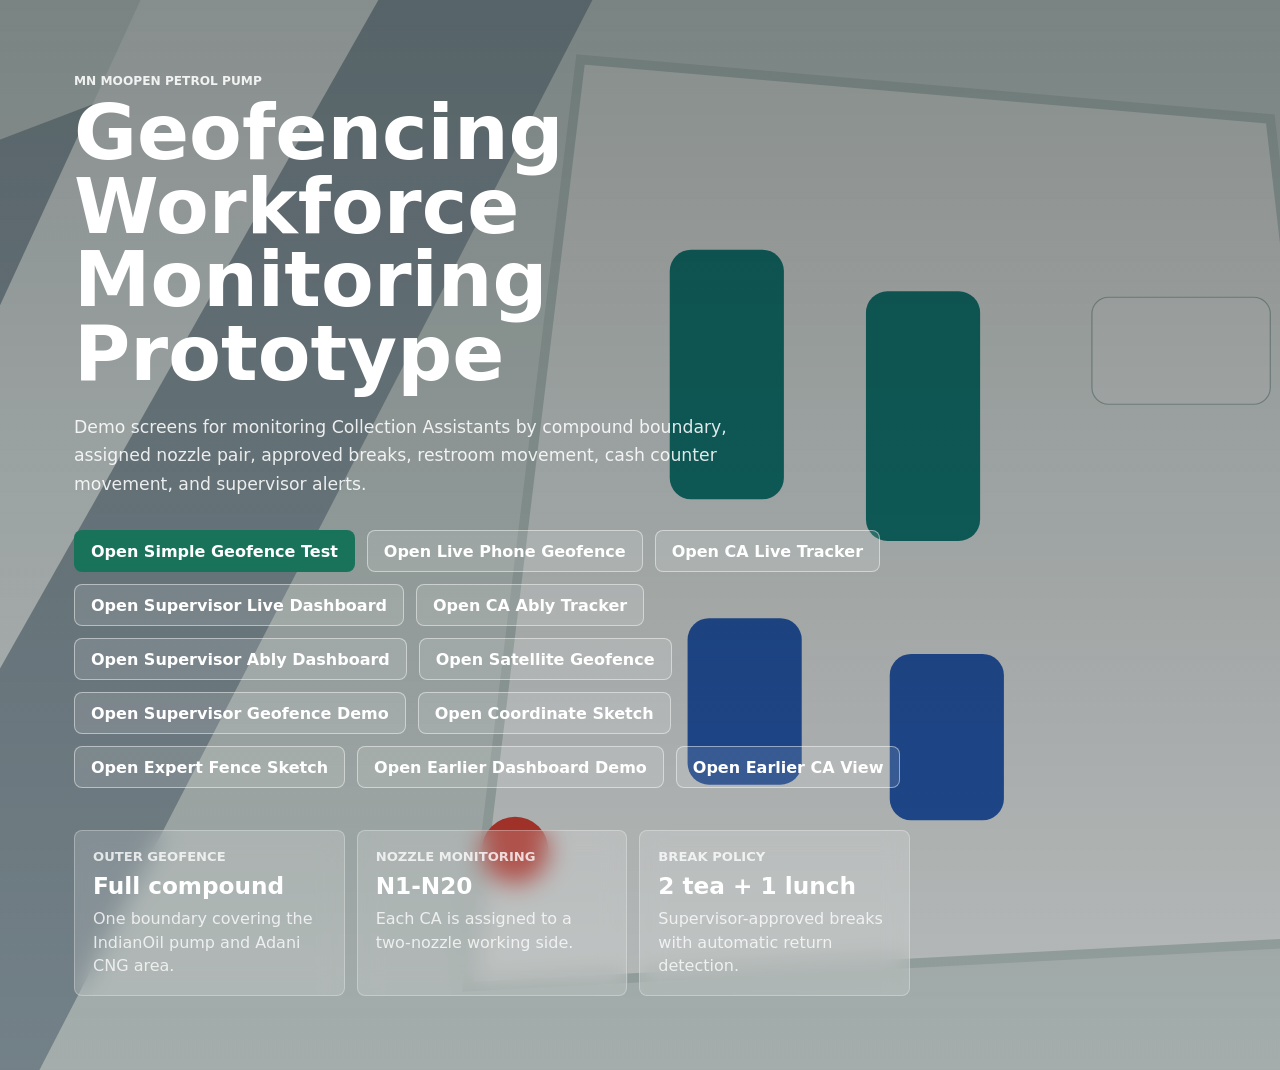
<file: index.html>
<!doctype html>
<html lang="en">
  <head>
    <meta charset="utf-8" />
    <meta name="viewport" content="width=device-width, initial-scale=1" />
    <title>MN Moopen Geofencing Prototype</title>
    <link rel="stylesheet" href="styles.css" />
  </head>
  <body class="home-body">
    <main class="launch-shell">
      <section class="launch-panel">
        <div>
          <p class="eyebrow">MN Moopen Petrol Pump</p>
          <h1>Geofencing Workforce Monitoring Prototype</h1>
          <p class="launch-copy">
            Demo screens for monitoring Collection Assistants by compound boundary,
            assigned nozzle pair, approved breaks, restroom movement, cash counter
            movement, and supervisor alerts.
          </p>
        </div>

        <div class="launch-actions">
          <a class="primary-link" href="simple-geofence.html">Open Simple Geofence Test</a>
          <a class="secondary-link" href="phone-geofence-live.html">Open Live Phone Geofence</a>
          <a class="secondary-link" href="ca-live-tracker.html">Open CA Live Tracker</a>
          <a class="secondary-link" href="supervisor-live-dashboard.html">Open Supervisor Live Dashboard</a>
          <a class="secondary-link" href="ca-ably-tracker.html">Open CA Ably Tracker</a>
          <a class="secondary-link" href="supervisor-ably-dashboard.html">Open Supervisor Ably Dashboard</a>
          <a class="secondary-link" href="satellite-geofence.html">Open Satellite Geofence</a>
          <a class="secondary-link" href="supervisor-geofence-demo.html">Open Supervisor Geofence Demo</a>
          <a class="secondary-link" href="coordinate-sketch.html">Open Coordinate Sketch</a>
          <a class="secondary-link" href="fence-sketch-expert.html">Open Expert Fence Sketch</a>
          <a class="secondary-link" href="supervisor.html">Open Earlier Dashboard Demo</a>
          <a class="secondary-link" href="ca.html">Open Earlier CA View</a>
        </div>

        <div class="launch-grid">
          <article>
            <span>Outer Geofence</span>
            <strong>Full compound</strong>
            <p>One boundary covering the IndianOil pump and Adani CNG area.</p>
          </article>
          <article>
            <span>Nozzle Monitoring</span>
            <strong>N1-N20</strong>
            <p>Each CA is assigned to a two-nozzle working side.</p>
          </article>
          <article>
            <span>Break Policy</span>
            <strong>2 tea + 1 lunch</strong>
            <p>Supervisor-approved breaks with automatic return detection.</p>
          </article>
        </div>
      </section>
    </main>
  </body>
</html>
</file>
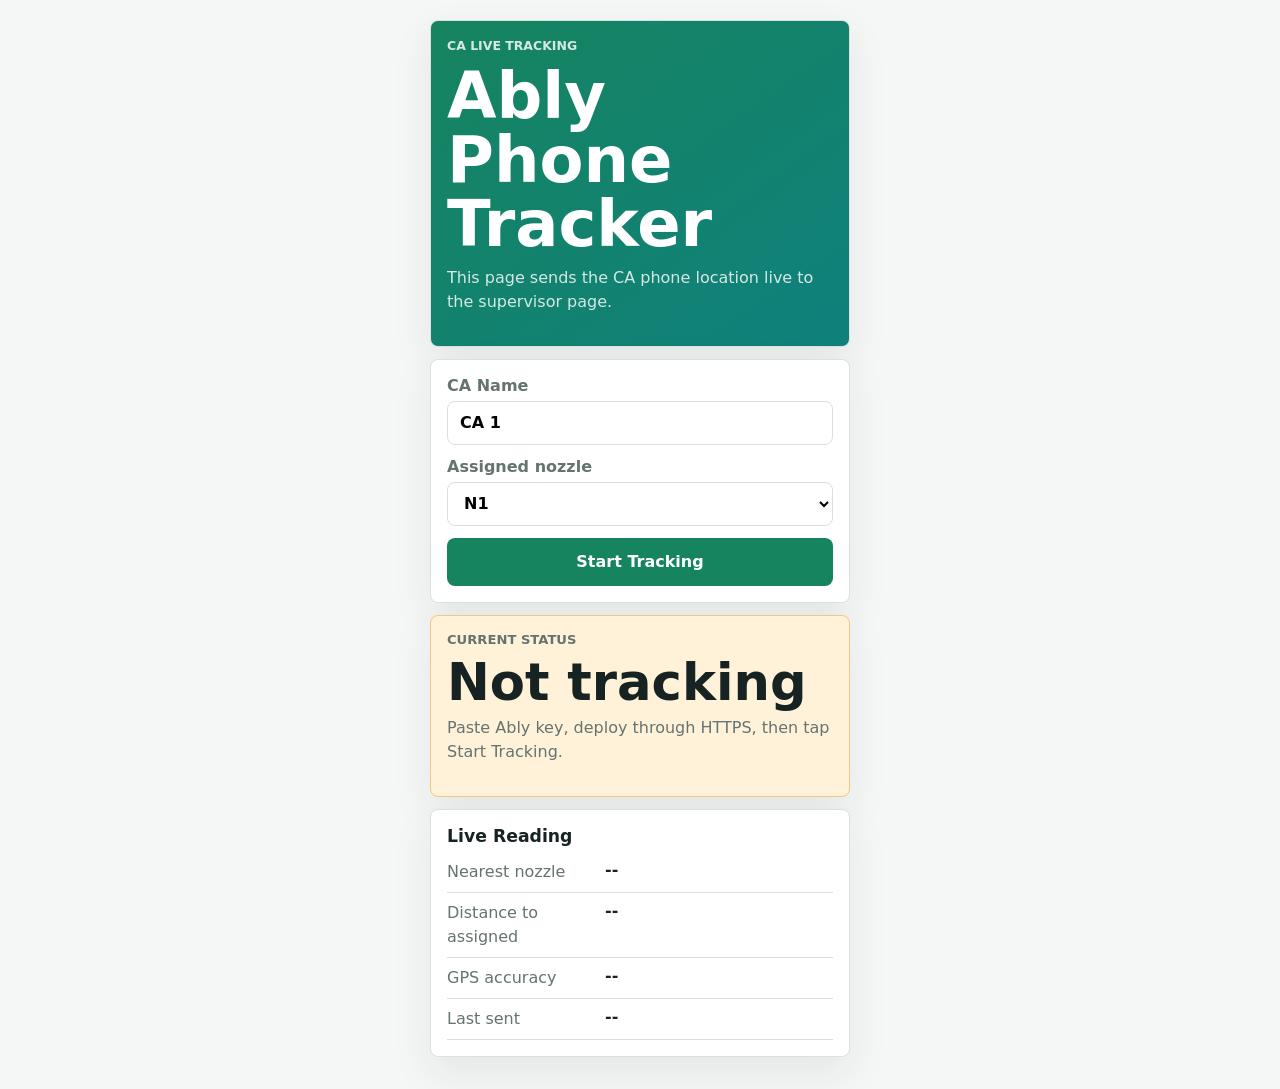
<file: ca-ably-tracker.html>
<!doctype html>
<html lang="en">
  <head>
    <meta charset="utf-8" />
    <meta name="viewport" content="width=device-width, initial-scale=1" />
    <title>CA Ably Live Tracker</title>
    <link rel="stylesheet" href="live-geofence.css" />
  </head>
  <body>
    <main class="phone-page">
      <section class="phone-card header-card">
        <p class="eyebrow">CA live tracking</p>
        <h1>Ably Phone Tracker</h1>
        <p>This page sends the CA phone location live to the supervisor page.</p>
      </section>

      <section class="phone-card">
        <label>
          CA Name
          <input id="caName" value="CA 1" />
        </label>
        <label>
          Assigned nozzle
          <select id="assignedNozzle">
            <option>N1</option>
            <option>N2</option>
            <option>N3</option>
            <option>N4</option>
            <option>N5</option>
            <option>N6</option>
          </select>
        </label>
        <button id="startTracking" type="button">Start Tracking</button>
      </section>

      <section class="phone-card status-card waiting" id="statusCard">
        <span>Current status</span>
        <strong id="statusText">Not tracking</strong>
        <p id="statusHint">Paste Ably key, deploy through HTTPS, then tap Start Tracking.</p>
      </section>

      <section class="phone-card">
        <h2>Live Reading</h2>
        <dl>
          <div><dt>Nearest nozzle</dt><dd id="nearestNozzle">--</dd></div>
          <div><dt>Distance to assigned</dt><dd id="assignedDistance">--</dd></div>
          <div><dt>GPS accuracy</dt><dd id="accuracyText">--</dd></div>
          <div><dt>Last sent</dt><dd id="lastSent">--</dd></div>
        </dl>
      </section>
    </main>

    <script src="https://cdn.ably.com/lib/ably.min-2.js"></script>
    <script src="ably-config.js"></script>
    <script src="geofence-core.js"></script>
    <script src="ca-ably-tracker.js"></script>
  </body>
</html>
</file>
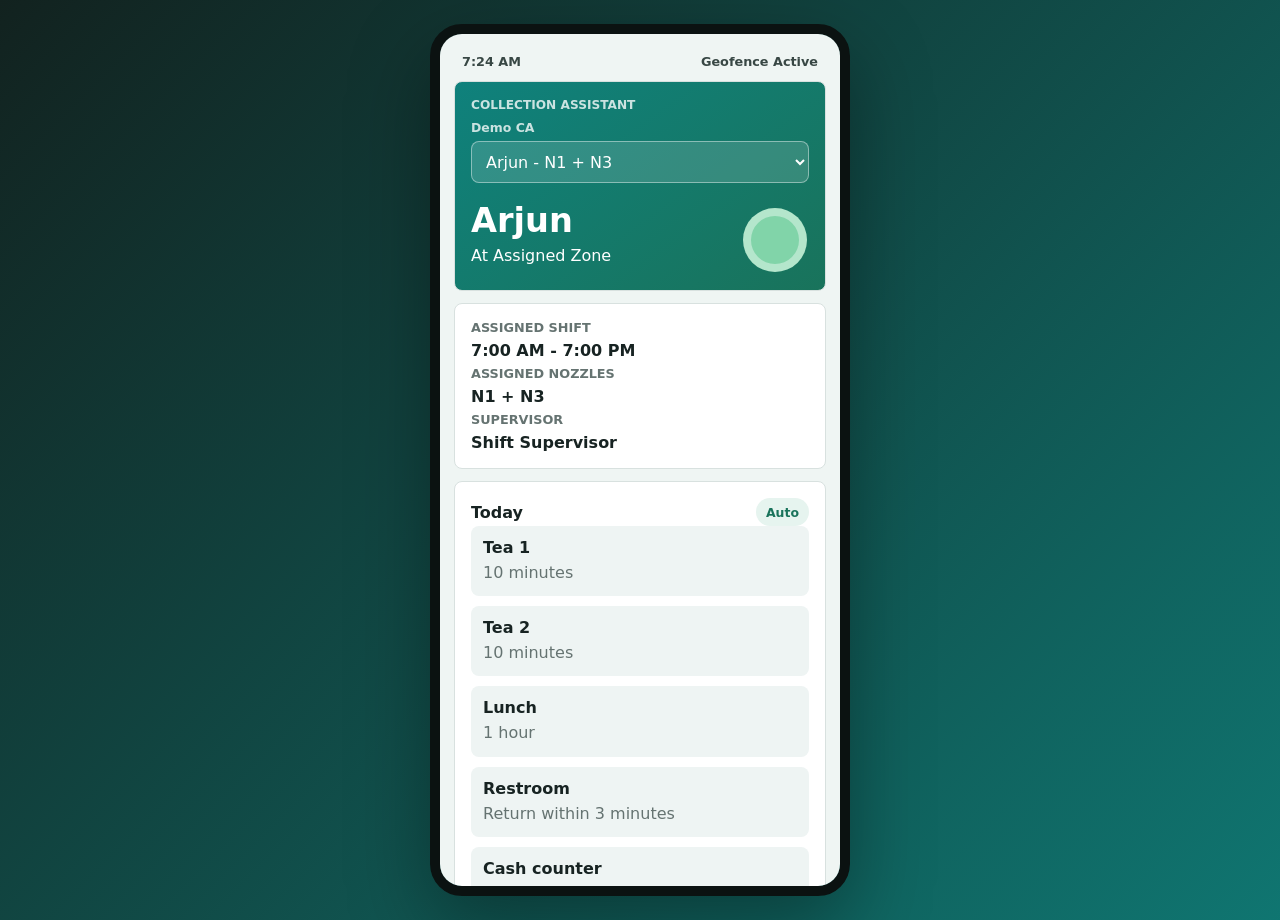
<file: ca.html>
<!doctype html>
<html lang="en">
  <head>
    <meta charset="utf-8" />
    <meta name="viewport" content="width=device-width, initial-scale=1" />
    <title>CA Phone View - MN Moopen Geofencing</title>
    <link rel="stylesheet" href="styles.css" />
  </head>
  <body class="ca-body">
    <main class="phone-stage">
      <section class="phone-shell">
        <header class="phone-top">
          <span>7:24 AM</span>
          <span>Geofence Active</span>
        </header>

        <section class="phone-card hero-status">
          <p class="eyebrow">Collection Assistant</p>
          <label class="select-label" for="caSelect">Demo CA</label>
          <select id="caSelect"></select>
          <div class="status-orb ok" id="caStatusOrb"></div>
          <h1 id="caName">Arjun</h1>
          <p id="caStatusText">At assigned nozzles</p>
        </section>

        <section class="phone-card assignment-card">
          <span>Assigned shift</span>
          <strong>7:00 AM - 7:00 PM</strong>
          <span>Assigned nozzles</span>
          <strong id="caNozzles">N1 + N3</strong>
          <span>Supervisor</span>
          <strong>Shift Supervisor</strong>
        </section>

        <section class="phone-card">
          <div class="phone-section-head">
            <h2>Today</h2>
            <span class="live-pill">Auto</span>
          </div>
          <div class="mini-rules">
            <div><strong>Tea 1</strong><span>10 minutes</span></div>
            <div><strong>Tea 2</strong><span>10 minutes</span></div>
            <div><strong>Lunch</strong><span>1 hour</span></div>
            <div><strong>Restroom</strong><span>Return within 3 minutes</span></div>
            <div><strong>Cash counter</strong><span>Return within 3 minutes</span></div>
          </div>
        </section>

        <section class="phone-card">
          <div class="phone-section-head">
            <h2>Location Status</h2>
            <span id="caCompoundBadge" class="status-badge ok">Inside compound</span>
          </div>
          <div class="phone-map">
            <div class="phone-boundary">
              <span>N1-N20</span>
              <i id="phoneMarker"></i>
            </div>
          </div>
          <p class="phone-note">
            In production this screen needs no manual location entry. The phone
            reports location during the active shift and return from break is
            detected automatically.
          </p>
        </section>

        <section class="phone-card demo-only">
          <div class="phone-section-head">
            <h2>Demo Preview</h2>
          </div>
          <div class="phone-actions">
            <button data-ca-state="assigned" type="button">At nozzles</button>
            <button data-ca-state="cash" type="button">Cash</button>
            <button data-ca-state="restroom" type="button">Restroom</button>
            <button data-ca-state="outside" type="button">Outside</button>
          </div>
        </section>
      </section>
    </main>

    <script src="app.js"></script>
  </body>
</html>
</file>
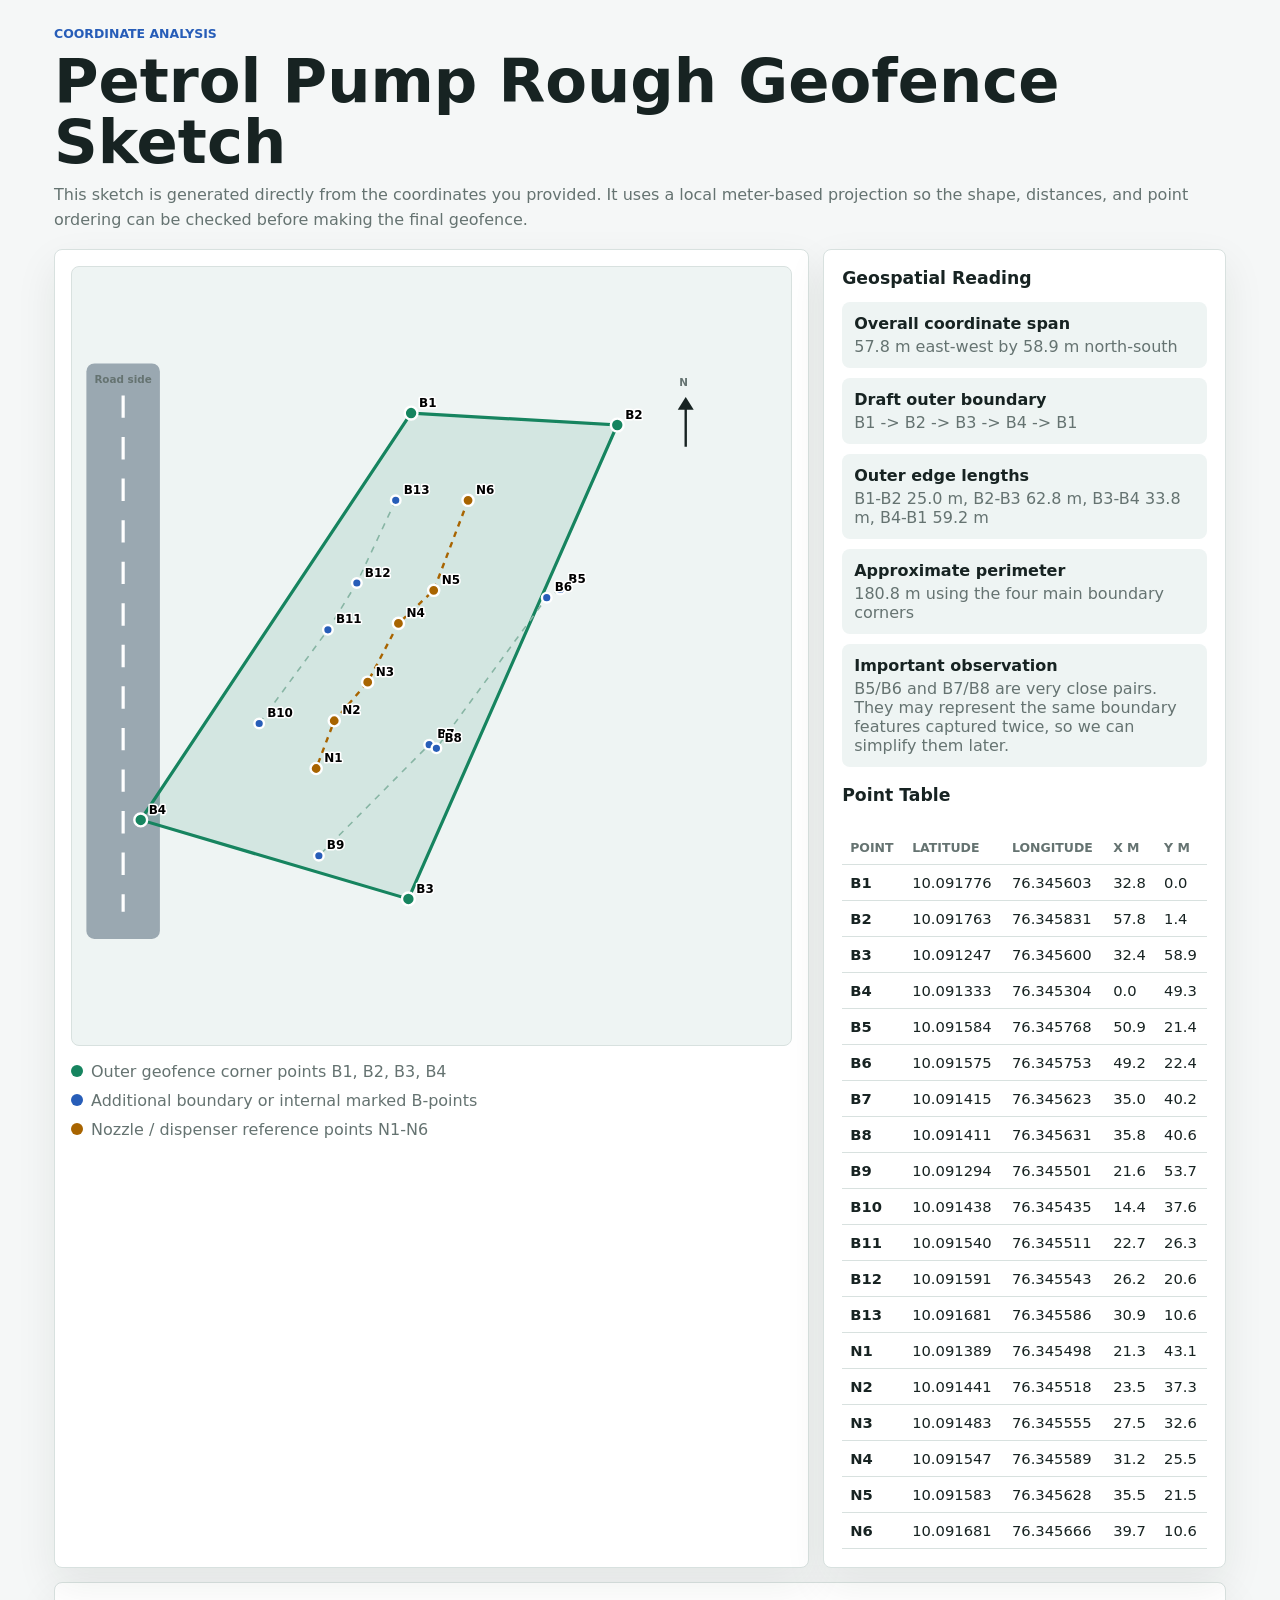
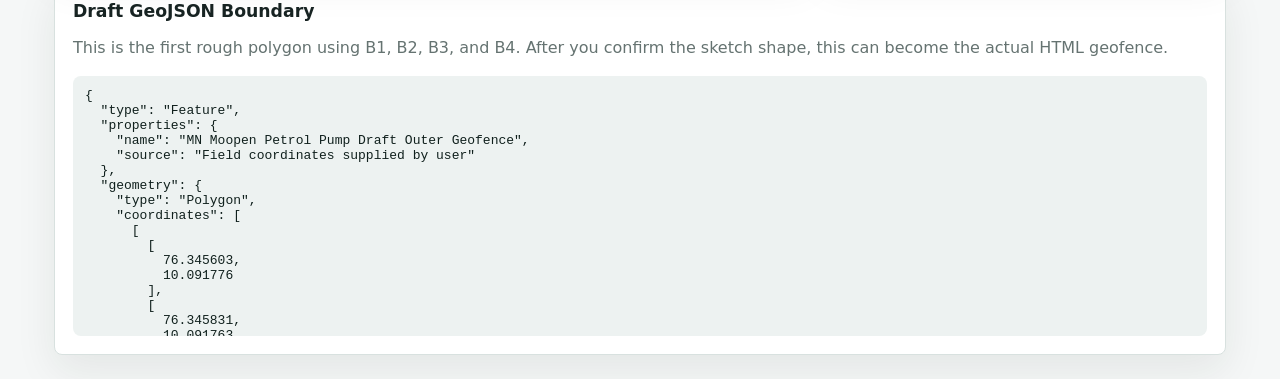
<file: coordinate-sketch.html>
<!doctype html>
<html lang="en">
  <head>
    <meta charset="utf-8" />
    <meta name="viewport" content="width=device-width, initial-scale=1" />
    <title>Petrol Pump Coordinate Sketch</title>
    <style>
      :root {
        --bg: #f5f7f7;
        --card: #ffffff;
        --text: #172322;
        --muted: #657371;
        --line: #d8e1df;
        --green: #16845f;
        --blue: #275db8;
        --amber: #a86400;
        --red: #b42318;
      }

      * {
        box-sizing: border-box;
      }

      body {
        margin: 0;
        min-height: 100vh;
        color: var(--text);
        background: var(--bg);
        font-family: Inter, ui-sans-serif, system-ui, -apple-system, BlinkMacSystemFont, "Segoe UI", sans-serif;
      }

      main {
        width: min(1220px, 100%);
        margin: 0 auto;
        padding: 24px;
      }

      h1,
      h2,
      p {
        margin-top: 0;
      }

      h1 {
        margin-bottom: 10px;
        font-size: clamp(2rem, 5vw, 3.8rem);
        line-height: 1;
        letter-spacing: 0;
      }

      h2 {
        font-size: 1.08rem;
        letter-spacing: 0;
      }

      p {
        color: var(--muted);
        line-height: 1.55;
      }

      .eyebrow {
        margin: 0 0 8px;
        color: var(--blue);
        font-size: 0.78rem;
        font-weight: 800;
        letter-spacing: 0;
        text-transform: uppercase;
      }

      .grid {
        display: grid;
        grid-template-columns: minmax(0, 1.5fr) minmax(330px, 0.8fr);
        gap: 14px;
      }

      .panel,
      .sketch-panel {
        border: 1px solid var(--line);
        border-radius: 8px;
        background: var(--card);
        box-shadow: 0 16px 42px rgba(20, 32, 30, 0.08);
      }

      .sketch-panel {
        padding: 16px;
      }

      .panel {
        padding: 18px;
      }

      .sketch-wrap {
        width: 100%;
        overflow: auto;
      }

      svg {
        width: 100%;
        min-width: 700px;
        height: 780px;
        border: 1px solid var(--line);
        border-radius: 8px;
        background: #eef4f3;
      }

      .road {
        fill: #9aa8b1;
      }

      .road-line {
        stroke: #ffffff;
        stroke-width: 4;
        stroke-dasharray: 28 24;
      }

      .boundary {
        fill: rgba(22, 132, 95, 0.12);
        stroke: var(--green);
        stroke-width: 4;
      }

      .boundary-guide {
        fill: none;
        stroke: #87b5a4;
        stroke-width: 2;
        stroke-dasharray: 8 8;
      }

      .nozzle-line {
        fill: none;
        stroke: var(--amber);
        stroke-width: 3;
        stroke-dasharray: 7 7;
      }

      .point {
        stroke: #fff;
        stroke-width: 3;
      }

      .point.boundary-point {
        fill: var(--green);
      }

      .point.inner-point {
        fill: var(--blue);
      }

      .point.nozzle-point {
        fill: var(--amber);
      }

      .label {
        font-size: 15px;
        font-weight: 900;
        paint-order: stroke;
        stroke: #fff;
        stroke-width: 4px;
        stroke-linejoin: round;
      }

      .small-label {
        fill: var(--muted);
        font-size: 13px;
        font-weight: 800;
      }

      .legend {
        display: grid;
        gap: 10px;
        margin-top: 12px;
      }

      .legend span {
        display: flex;
        align-items: center;
        gap: 8px;
        color: var(--muted);
      }

      .dot {
        width: 12px;
        height: 12px;
        border-radius: 50%;
        background: var(--green);
      }

      .dot.blue {
        background: var(--blue);
      }

      .dot.amber {
        background: var(--amber);
      }

      .summary {
        display: grid;
        gap: 10px;
      }

      .summary div {
        padding: 12px;
        border-radius: 8px;
        background: #eef4f3;
      }

      .summary strong {
        display: block;
        margin-bottom: 4px;
      }

      .summary span {
        color: var(--muted);
      }

      table {
        width: 100%;
        margin-top: 12px;
        border-collapse: collapse;
        font-size: 0.92rem;
      }

      th,
      td {
        padding: 9px 8px;
        border-bottom: 1px solid var(--line);
        text-align: left;
        white-space: nowrap;
      }

      th {
        color: var(--muted);
        font-size: 0.78rem;
        text-transform: uppercase;
      }

      code {
        display: block;
        overflow: auto;
        max-height: 260px;
        padding: 12px;
        border-radius: 8px;
        color: #10201d;
        background: #edf2f1;
        white-space: pre;
      }

      @media (max-width: 900px) {
        main {
          padding: 16px;
        }

        .grid {
          grid-template-columns: 1fr;
        }
      }
    </style>
  </head>
  <body>
    <main>
      <p class="eyebrow">Coordinate analysis</p>
      <h1>Petrol Pump Rough Geofence Sketch</h1>
      <p>
        This sketch is generated directly from the coordinates you provided. It
        uses a local meter-based projection so the shape, distances, and point
        ordering can be checked before making the final geofence.
      </p>

      <section class="grid">
        <article class="sketch-panel">
          <div class="sketch-wrap">
            <svg id="sketch" viewBox="0 0 900 780" role="img" aria-label="Generated coordinate sketch"></svg>
          </div>
          <div class="legend">
            <span><i class="dot"></i>Outer geofence corner points B1, B2, B3, B4</span>
            <span><i class="dot blue"></i>Additional boundary or internal marked B-points</span>
            <span><i class="dot amber"></i>Nozzle / dispenser reference points N1-N6</span>
          </div>
        </article>

        <aside class="panel">
          <h2>Geospatial Reading</h2>
          <div class="summary" id="summary"></div>

          <h2 style="margin-top: 18px;">Point Table</h2>
          <div style="overflow:auto;">
            <table>
              <thead>
                <tr>
                  <th>Point</th>
                  <th>Latitude</th>
                  <th>Longitude</th>
                  <th>X m</th>
                  <th>Y m</th>
                </tr>
              </thead>
              <tbody id="pointRows"></tbody>
            </table>
          </div>
        </aside>
      </section>

      <section class="panel" style="margin-top: 14px;">
        <h2>Draft GeoJSON Boundary</h2>
        <p>
          This is the first rough polygon using B1, B2, B3, and B4. After you
          confirm the sketch shape, this can become the actual HTML geofence.
        </p>
        <code id="geojson"></code>
      </section>
    </main>

    <script>
      const points = {
        B1: [10.091776, 76.345603],
        B2: [10.091763, 76.345831],
        B3: [10.091247, 76.345600],
        B4: [10.091333, 76.345304],
        B5: [10.091584, 76.345768],
        B6: [10.091575, 76.345753],
        B7: [10.091415, 76.345623],
        B8: [10.091411, 76.345631],
        B9: [10.091294, 76.345501],
        B10: [10.091438, 76.345435],
        B11: [10.091540, 76.345511],
        B12: [10.091591, 76.345543],
        B13: [10.091681, 76.345586],
        N1: [10.091389, 76.345498],
        N2: [10.091441, 76.345518],
        N3: [10.091483, 76.345555],
        N4: [10.091547, 76.345589],
        N5: [10.091583, 76.345628],
        N6: [10.091681, 76.345666]
      };

      const outerOrder = ["B1", "B2", "B3", "B4"];
      const roadSideOrder = ["B13", "B12", "B11", "B10"];
      const oppositeSideOrder = ["B5", "B6", "B8", "B7", "B9"];
      const nozzleOrder = ["N6", "N5", "N4", "N3", "N2", "N1"];

      const lats = Object.values(points).map((point) => point[0]);
      const lngs = Object.values(points).map((point) => point[1]);
      const minLat = Math.min(...lats);
      const maxLat = Math.max(...lats);
      const minLng = Math.min(...lngs);
      const maxLng = Math.max(...lngs);
      const meanLat = ((minLat + maxLat) / 2) * Math.PI / 180;
      const metersPerLat = 111320;
      const metersPerLng = 111320 * Math.cos(meanLat);
      const widthMeters = (maxLng - minLng) * metersPerLng;
      const heightMeters = (maxLat - minLat) * metersPerLat;

      function toMeters(name) {
        const [lat, lng] = points[name];
        return {
          x: (lng - minLng) * metersPerLng,
          y: (maxLat - lat) * metersPerLat
        };
      }

      const padding = 86;
      const sketchWidth = 900;
      const sketchHeight = 780;
      const scale = Math.min(
        (sketchWidth - padding * 2) / widthMeters,
        (sketchHeight - padding * 2) / heightMeters
      );

      function plot(name) {
        const meter = toMeters(name);
        return {
          x: padding + meter.x * scale,
          y: padding + meter.y * scale
        };
      }

      function pointsAttr(order) {
        return order.map((name) => {
          const point = plot(name);
          return `${point.x},${point.y}`;
        }).join(" ");
      }

      function linePath(order) {
        return order.map((name, index) => {
          const point = plot(name);
          return `${index === 0 ? "M" : "L"} ${point.x} ${point.y}`;
        }).join(" ");
      }

      function distance(a, b) {
        const p = points[a];
        const q = points[b];
        const dx = (q[1] - p[1]) * metersPerLng;
        const dy = (q[0] - p[0]) * metersPerLat;
        return Math.hypot(dx, dy);
      }

      function addSvg(tag, attrs, text) {
        const el = document.createElementNS("http://www.w3.org/2000/svg", tag);
        Object.entries(attrs).forEach(([key, value]) => el.setAttribute(key, value));
        if (text) el.textContent = text;
        document.querySelector("#sketch").appendChild(el);
        return el;
      }

      function draw() {
        const svg = document.querySelector("#sketch");
        svg.innerHTML = "";

        addSvg("rect", { x: 18, y: 24, width: 92, height: 720, rx: 10, class: "road" });
        addSvg("line", { x1: 64, y1: 64, x2: 64, y2: 710, class: "road-line" });
        addSvg("text", { x: 28, y: 48, class: "small-label" }, "Road side");

        addSvg("polygon", { points: pointsAttr(outerOrder), class: "boundary" });
        addSvg("path", { d: linePath(roadSideOrder), class: "boundary-guide" });
        addSvg("path", { d: linePath(oppositeSideOrder), class: "boundary-guide" });
        addSvg("path", { d: linePath(nozzleOrder), class: "nozzle-line" });

        Object.keys(points).forEach((name) => {
          const point = plot(name);
          const isOuter = outerOrder.includes(name);
          const isNozzle = name.startsWith("N");
          const className = isOuter ? "boundary-point" : isNozzle ? "nozzle-point" : "inner-point";
          const radius = isOuter ? 8 : isNozzle ? 7 : 6;
          addSvg("circle", { cx: point.x, cy: point.y, r: radius, class: `point ${className}` });
          addSvg("text", { x: point.x + 10, y: point.y - 8, class: "label" }, name);
        });

        addSvg("text", { x: 760, y: 52, class: "small-label" }, "N");
        addSvg("line", { x1: 768, y1: 78, x2: 768, y2: 128, stroke: "#172322", "stroke-width": 3 });
        addSvg("polygon", { points: "768,66 758,82 778,82", fill: "#172322" });
      }

      function renderSummary() {
        const perimeter =
          distance("B1", "B2") +
          distance("B2", "B3") +
          distance("B3", "B4") +
          distance("B4", "B1");

        document.querySelector("#summary").innerHTML = `
          <div><strong>Overall coordinate span</strong><span>${widthMeters.toFixed(1)} m east-west by ${heightMeters.toFixed(1)} m north-south</span></div>
          <div><strong>Draft outer boundary</strong><span>B1 -> B2 -> B3 -> B4 -> B1</span></div>
          <div><strong>Outer edge lengths</strong><span>B1-B2 ${distance("B1", "B2").toFixed(1)} m, B2-B3 ${distance("B2", "B3").toFixed(1)} m, B3-B4 ${distance("B3", "B4").toFixed(1)} m, B4-B1 ${distance("B4", "B1").toFixed(1)} m</span></div>
          <div><strong>Approximate perimeter</strong><span>${perimeter.toFixed(1)} m using the four main boundary corners</span></div>
          <div><strong>Important observation</strong><span>B5/B6 and B7/B8 are very close pairs. They may represent the same boundary features captured twice, so we can simplify them later.</span></div>
        `;
      }

      function renderTable() {
        document.querySelector("#pointRows").innerHTML = Object.keys(points)
          .map((name) => {
            const meter = toMeters(name);
            return `
              <tr>
                <td><strong>${name}</strong></td>
                <td>${points[name][0].toFixed(6)}</td>
                <td>${points[name][1].toFixed(6)}</td>
                <td>${meter.x.toFixed(1)}</td>
                <td>${meter.y.toFixed(1)}</td>
              </tr>
            `;
          })
          .join("");
      }

      function renderGeoJson() {
        const coordinates = outerOrder
          .concat(outerOrder[0])
          .map((name) => [points[name][1], points[name][0]]);

        const geojson = {
          type: "Feature",
          properties: {
            name: "MN Moopen Petrol Pump Draft Outer Geofence",
            source: "Field coordinates supplied by user"
          },
          geometry: {
            type: "Polygon",
            coordinates: [coordinates]
          }
        };

        document.querySelector("#geojson").textContent = JSON.stringify(geojson, null, 2);
      }

      draw();
      renderSummary();
      renderTable();
      renderGeoJson();
    </script>
  </body>
</html>
</file>
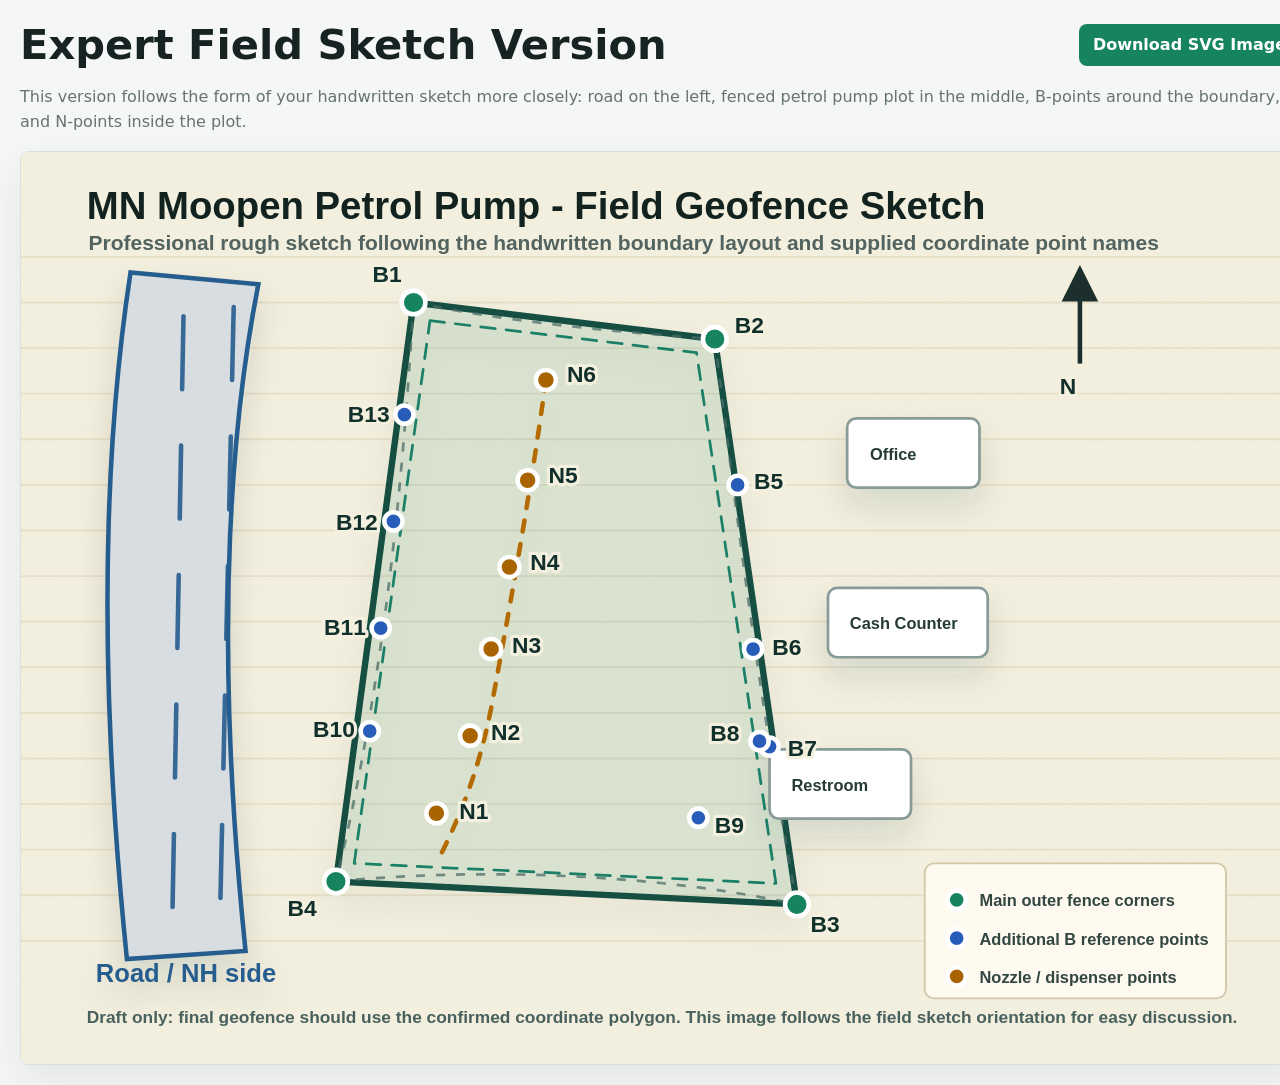
<file: fence-sketch-expert.html>
<!doctype html>
<html lang="en">
  <head>
    <meta charset="utf-8" />
    <meta name="viewport" content="width=device-width, initial-scale=1" />
    <title>Expert Fence Sketch</title>
    <style>
      body {
        margin: 0;
        background: #f5f7f7;
        font-family: Inter, ui-sans-serif, system-ui, -apple-system, BlinkMacSystemFont, "Segoe UI", sans-serif;
      }

      main {
        width: min(1280px, 100%);
        margin: 0 auto;
        padding: 20px;
      }

      .toolbar {
        display: flex;
        justify-content: space-between;
        gap: 12px;
        align-items: center;
        margin-bottom: 14px;
      }

      h1 {
        margin: 0;
        color: #172322;
        font-size: clamp(1.5rem, 4vw, 2.6rem);
        letter-spacing: 0;
      }

      a {
        display: inline-flex;
        align-items: center;
        min-height: 42px;
        border-radius: 8px;
        padding: 0 14px;
        color: #ffffff;
        background: #16845f;
        font-weight: 800;
        text-decoration: none;
      }

      .frame {
        overflow: auto;
        border: 1px solid #d8e1df;
        border-radius: 8px;
        background: #ffffff;
        box-shadow: 0 16px 42px rgba(20, 32, 30, 0.08);
      }

      img {
        display: block;
        width: 100%;
        min-width: 920px;
        height: auto;
      }

      p {
        color: #657371;
        line-height: 1.55;
      }
    </style>
  </head>
  <body>
    <main>
      <div class="toolbar">
        <h1>Expert Field Sketch Version</h1>
        <a href="fence-sketch-expert.svg" download>Download SVG Image</a>
      </div>
      <p>
        This version follows the form of your handwritten sketch more closely:
        road on the left, fenced petrol pump plot in the middle, B-points around
        the boundary, and N-points inside the plot.
      </p>
      <div class="frame">
        <img src="fence-sketch-expert.svg" alt="Expert fence sketch based on handwritten layout" />
      </div>
    </main>
  </body>
</html>
</file>
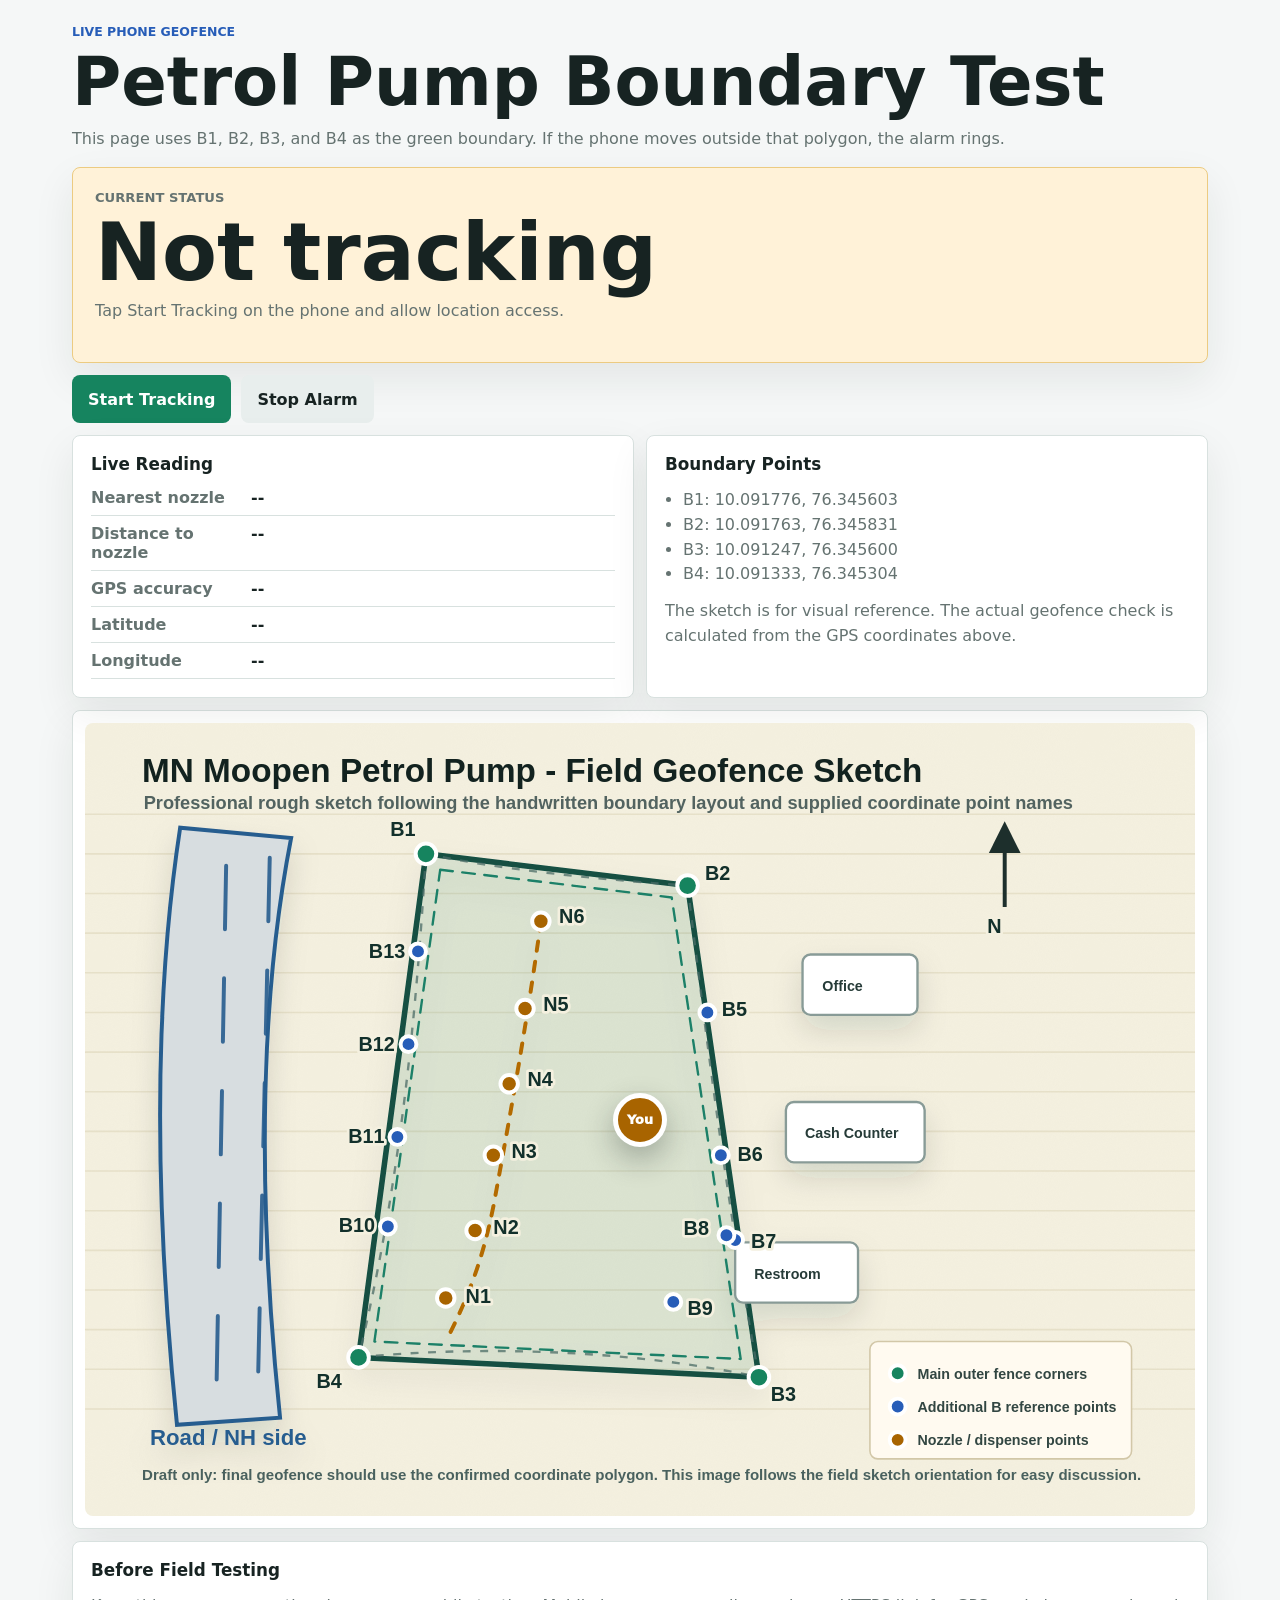
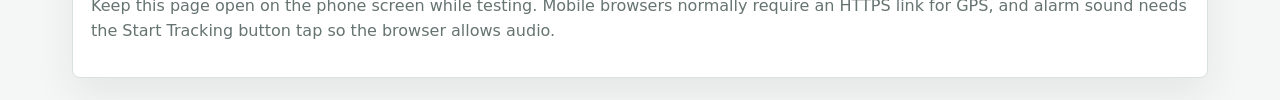
<file: phone-geofence-live.html>
<!doctype html>
<html lang="en">
  <head>
    <meta charset="utf-8" />
    <meta name="viewport" content="width=device-width, initial-scale=1" />
    <title>Live Phone Geofence Test</title>
    <link rel="stylesheet" href="phone-geofence-live.css" />
  </head>
  <body>
    <main class="page">
      <section class="header">
        <p class="eyebrow">Live phone geofence</p>
        <h1>Petrol Pump Boundary Test</h1>
        <p>
          This page uses B1, B2, B3, and B4 as the green boundary. If the phone
          moves outside that polygon, the alarm rings.
        </p>
      </section>

      <section class="status-card waiting" id="statusCard">
        <span>Current status</span>
        <strong id="statusText">Not tracking</strong>
        <p id="statusHint">Tap Start Tracking on the phone and allow location access.</p>
      </section>

      <section class="controls">
        <button id="startTracking" type="button">Start Tracking</button>
        <button id="stopAlarm" type="button">Stop Alarm</button>
      </section>

      <section class="dashboard">
        <article class="panel">
          <h2>Live Reading</h2>
          <dl>
            <div>
              <dt>Nearest nozzle</dt>
              <dd id="nearestNozzle">--</dd>
            </div>
            <div>
              <dt>Distance to nozzle</dt>
              <dd id="nearestDistance">--</dd>
            </div>
            <div>
              <dt>GPS accuracy</dt>
              <dd id="accuracyText">--</dd>
            </div>
            <div>
              <dt>Latitude</dt>
              <dd id="latText">--</dd>
            </div>
            <div>
              <dt>Longitude</dt>
              <dd id="lngText">--</dd>
            </div>
          </dl>
        </article>

        <article class="panel">
          <h2>Boundary Points</h2>
          <ul>
            <li>B1: 10.091776, 76.345603</li>
            <li>B2: 10.091763, 76.345831</li>
            <li>B3: 10.091247, 76.345600</li>
            <li>B4: 10.091333, 76.345304</li>
          </ul>
          <p>
            The sketch is for visual reference. The actual geofence check is
            calculated from the GPS coordinates above.
          </p>
        </article>
      </section>

      <section class="sketch-panel">
        <div class="sketch-wrap">
          <img src="fence-sketch-expert.svg" alt="Expert petrol pump fence sketch" />
          <div class="phone-marker" id="phoneMarker">You</div>
        </div>
      </section>

      <section class="note">
        <h2>Before Field Testing</h2>
        <p>
          Keep this page open on the phone screen while testing. Mobile browsers
          normally require an HTTPS link for GPS, and alarm sound needs the Start
          Tracking button tap so the browser allows audio.
        </p>
      </section>
    </main>

    <script src="phone-geofence-live.js"></script>
  </body>
</html>
</file>
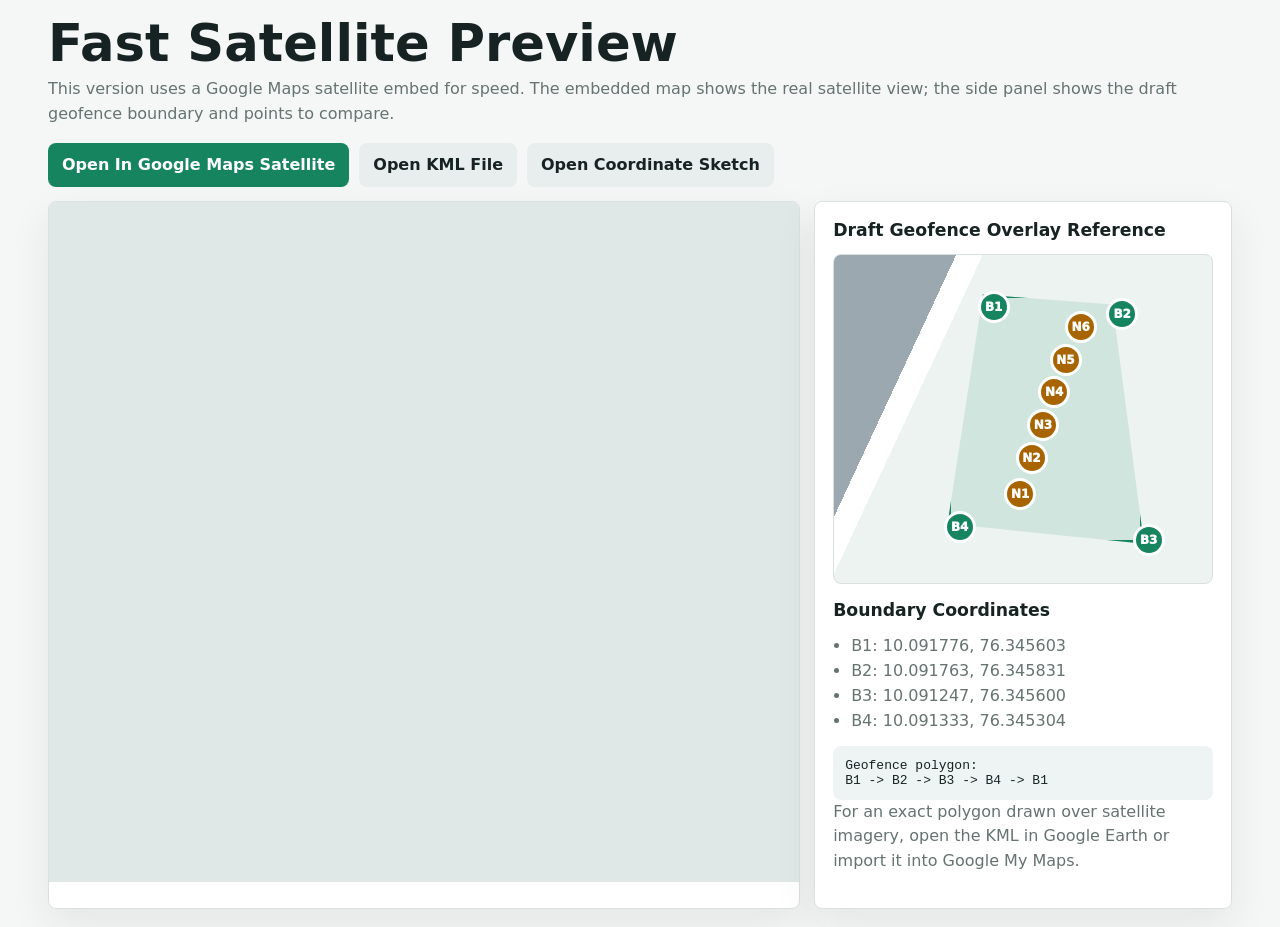
<file: satellite-geofence.html>
<!doctype html>
<html lang="en">
  <head>
    <meta charset="utf-8" />
    <meta name="viewport" content="width=device-width, initial-scale=1" />
    <title>Satellite Geofence Preview</title>
    <style>
      * {
        box-sizing: border-box;
      }

      body {
        margin: 0;
        min-height: 100vh;
        color: #172322;
        background: #f5f7f7;
        font-family: Inter, ui-sans-serif, system-ui, -apple-system, BlinkMacSystemFont, "Segoe UI", sans-serif;
      }

      main {
        width: min(1220px, 100%);
        margin: 0 auto;
        padding: 18px;
      }

      h1,
      h2,
      p {
        margin-top: 0;
      }

      h1 {
        margin-bottom: 8px;
        font-size: clamp(1.6rem, 5vw, 3.2rem);
        line-height: 1;
        letter-spacing: 0;
      }

      h2 {
        font-size: 1.08rem;
        letter-spacing: 0;
      }

      p,
      li {
        color: #657371;
        line-height: 1.55;
      }

      .actions {
        display: flex;
        flex-wrap: wrap;
        gap: 10px;
        margin: 14px 0;
      }

      a {
        display: inline-flex;
        align-items: center;
        justify-content: center;
        min-height: 44px;
        border-radius: 8px;
        padding: 0 14px;
        color: #ffffff;
        background: #16845f;
        font-weight: 850;
        text-decoration: none;
      }

      a.secondary {
        color: #172322;
        background: #e8eeed;
      }

      .grid {
        display: grid;
        grid-template-columns: minmax(0, 1.35fr) minmax(320px, 0.75fr);
        gap: 14px;
      }

      .panel,
      .map-panel {
        border: 1px solid #d8e1df;
        border-radius: 8px;
        background: #ffffff;
        box-shadow: 0 16px 42px rgba(20, 32, 30, 0.08);
      }

      .map-panel {
        overflow: hidden;
      }

      iframe {
        display: block;
        width: 100%;
        height: 680px;
        border: 0;
        background: #dfe8e6;
      }

      .panel {
        padding: 18px;
      }

      .mini-sketch {
        position: relative;
        height: 330px;
        margin-bottom: 16px;
        border: 1px solid #d8e1df;
        border-radius: 8px;
        background:
          linear-gradient(115deg, #9ba8b0 0 23%, #ffffff 23% 28%, transparent 28%),
          #edf3f1;
        overflow: hidden;
      }

      .fence {
        position: absolute;
        left: 30%;
        top: 12%;
        width: 52%;
        height: 76%;
        clip-path: polygon(18% 0, 84% 4%, 100% 100%, 0 92%);
        border: 4px solid #16845f;
        background: rgba(22, 132, 95, 0.13);
      }

      .point {
        position: absolute;
        display: grid;
        place-items: center;
        width: 32px;
        height: 32px;
        border: 3px solid #ffffff;
        border-radius: 50%;
        color: #ffffff;
        background: #16845f;
        font-size: 0.75rem;
        font-weight: 950;
      }

      .npoint {
        background: #a86400;
      }

      ul {
        margin: 0;
        padding-left: 18px;
      }

      code {
        display: block;
        margin-top: 12px;
        overflow: auto;
        padding: 12px;
        border-radius: 8px;
        background: #eef4f3;
        color: #172322;
        white-space: pre-wrap;
      }

      @media (max-width: 880px) {
        main {
          padding: 14px;
        }

        .grid {
          grid-template-columns: 1fr;
        }

        iframe {
          height: 520px;
        }
      }
    </style>
  </head>
  <body>
    <main>
      <h1>Fast Satellite Preview</h1>
      <p>
        This version uses a Google Maps satellite embed for speed. The embedded
        map shows the real satellite view; the side panel shows the draft
        geofence boundary and points to compare.
      </p>

      <div class="actions">
        <a href="https://www.google.com/maps?q=10.091511,76.345568&t=k&z=20" target="_blank" rel="noreferrer">Open In Google Maps Satellite</a>
        <a class="secondary" href="petrol-pump-geofence.kml">Open KML File</a>
        <a class="secondary" href="coordinate-sketch.html">Open Coordinate Sketch</a>
      </div>

      <section class="grid">
        <article class="map-panel">
          <iframe
            title="Google satellite view centered on petrol pump"
            src="https://www.google.com/maps?q=10.091511,76.345568&t=k&z=20&output=embed"
            loading="eager"
            referrerpolicy="no-referrer-when-downgrade"
          ></iframe>
        </article>

        <aside class="panel">
          <h2>Draft Geofence Overlay Reference</h2>
          <div class="mini-sketch">
            <div class="fence"></div>
            <span class="point" style="left:38%;top:11%;">B1</span>
            <span class="point" style="left:72%;top:13%;">B2</span>
            <span class="point" style="left:79%;top:82%;">B3</span>
            <span class="point" style="left:29%;top:78%;">B4</span>
            <span class="point npoint" style="left:45%;top:68%;">N1</span>
            <span class="point npoint" style="left:48%;top:57%;">N2</span>
            <span class="point npoint" style="left:51%;top:47%;">N3</span>
            <span class="point npoint" style="left:54%;top:37%;">N4</span>
            <span class="point npoint" style="left:57%;top:27%;">N5</span>
            <span class="point npoint" style="left:61%;top:17%;">N6</span>
          </div>

          <h2>Boundary Coordinates</h2>
          <ul>
            <li>B1: 10.091776, 76.345603</li>
            <li>B2: 10.091763, 76.345831</li>
            <li>B3: 10.091247, 76.345600</li>
            <li>B4: 10.091333, 76.345304</li>
          </ul>

          <code>Geofence polygon:
B1 -> B2 -> B3 -> B4 -> B1</code>
          <p>
            For an exact polygon drawn over satellite imagery, open the KML in
            Google Earth or import it into Google My Maps.
          </p>
        </aside>
      </section>
    </main>
  </body>
</html>
</file>
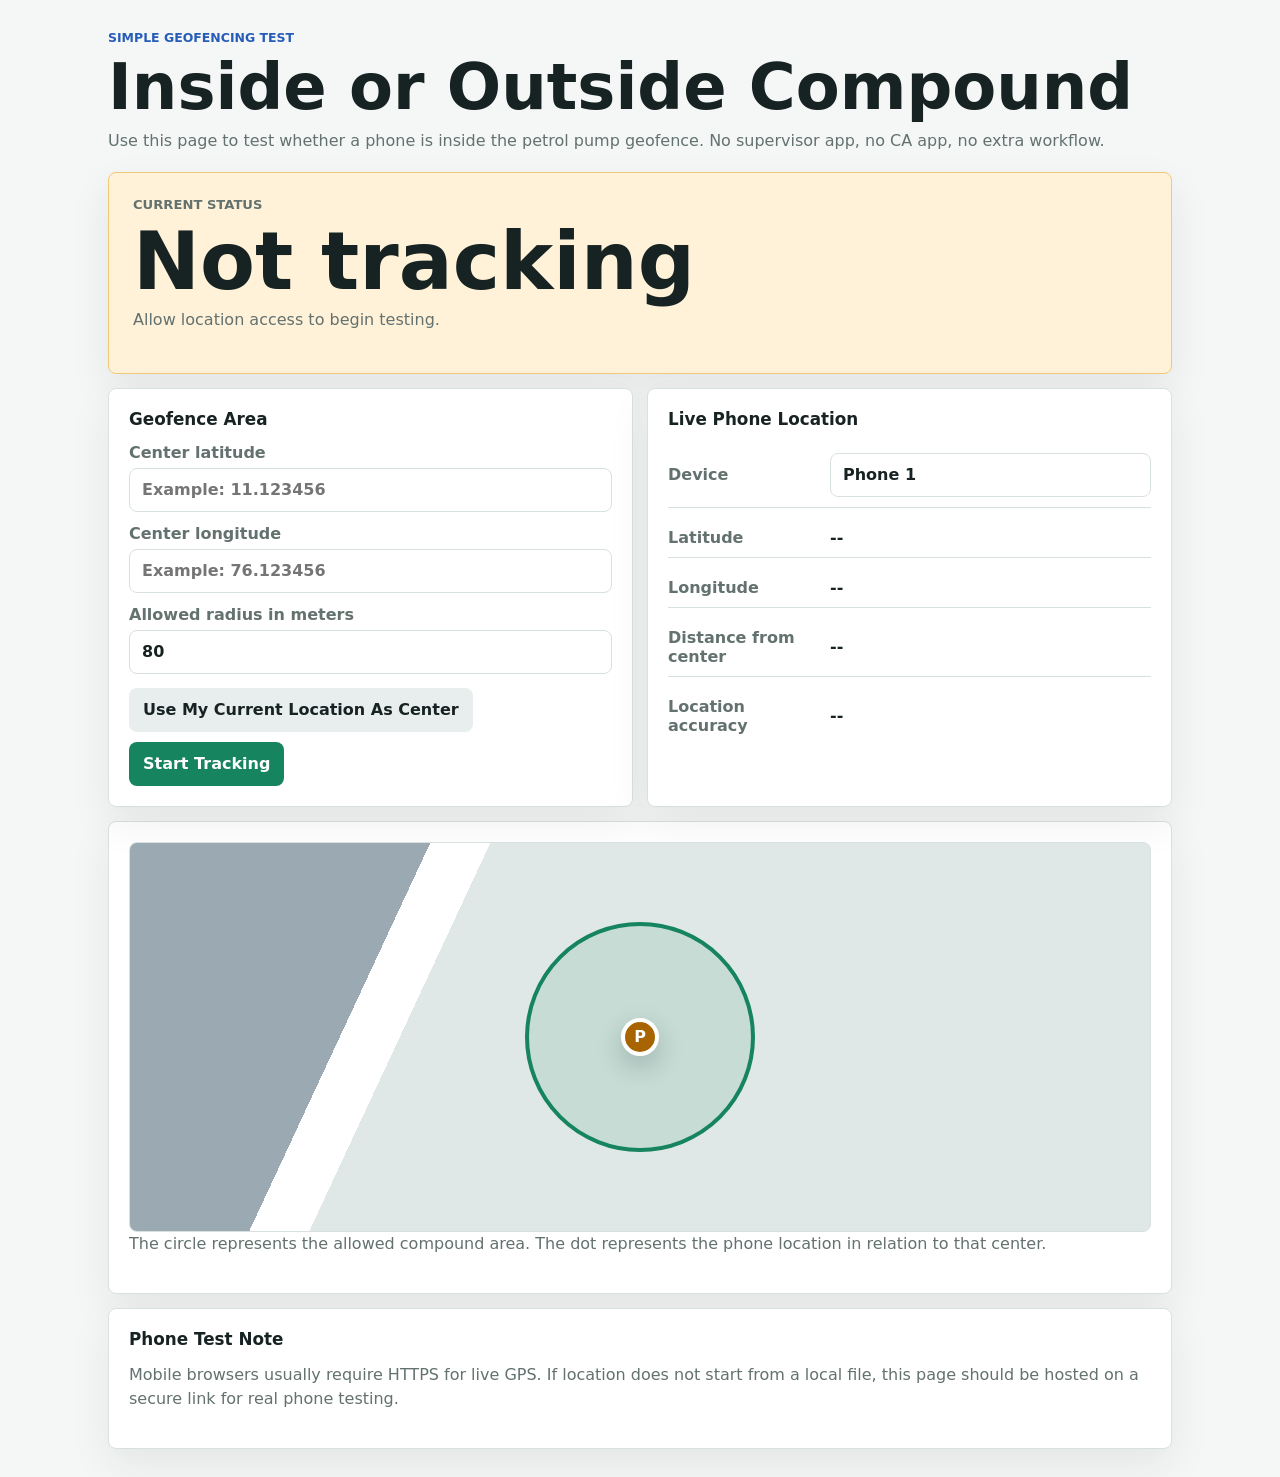
<file: simple-geofence.html>
<!doctype html>
<html lang="en">
  <head>
    <meta charset="utf-8" />
    <meta name="viewport" content="width=device-width, initial-scale=1" />
    <title>Simple Geofence Test</title>
    <link rel="stylesheet" href="simple-geofence.css" />
  </head>
  <body>
    <main class="page">
      <section class="hero">
        <p class="eyebrow">Simple geofencing test</p>
        <h1>Inside or Outside Compound</h1>
        <p>
          Use this page to test whether a phone is inside the petrol pump geofence.
          No supervisor app, no CA app, no extra workflow.
        </p>
      </section>

      <section class="dashboard">
        <article class="status-card" id="statusCard">
          <span class="status-label">Current Status</span>
          <strong id="statusText">Not tracking</strong>
          <p id="statusHint">Allow location access to begin testing.</p>
        </article>

        <article class="panel">
          <h2>Geofence Area</h2>
          <label>
            Center latitude
            <input id="centerLat" type="number" step="0.000001" placeholder="Example: 11.123456" />
          </label>
          <label>
            Center longitude
            <input id="centerLng" type="number" step="0.000001" placeholder="Example: 76.123456" />
          </label>
          <label>
            Allowed radius in meters
            <input id="radius" type="number" min="10" step="5" value="80" />
          </label>
          <div class="button-row">
            <button id="useCurrentAsCenter" type="button">Use My Current Location As Center</button>
            <button id="startTracking" type="button">Start Tracking</button>
          </div>
        </article>

        <article class="panel">
          <h2>Live Phone Location</h2>
          <dl class="readout">
            <div>
              <dt>Device</dt>
              <dd><input id="deviceName" type="text" value="Phone 1" /></dd>
            </div>
            <div>
              <dt>Latitude</dt>
              <dd id="currentLat">--</dd>
            </div>
            <div>
              <dt>Longitude</dt>
              <dd id="currentLng">--</dd>
            </div>
            <div>
              <dt>Distance from center</dt>
              <dd id="distanceText">--</dd>
            </div>
            <div>
              <dt>Location accuracy</dt>
              <dd id="accuracyText">--</dd>
            </div>
          </dl>
        </article>
      </section>

      <section class="map-panel">
        <div class="map">
          <div class="circle" id="circle"></div>
          <div class="person" id="person">P</div>
        </div>
        <p>
          The circle represents the allowed compound area. The dot represents the
          phone location in relation to that center.
        </p>
      </section>

      <section class="note">
        <h2>Phone Test Note</h2>
        <p>
          Mobile browsers usually require HTTPS for live GPS. If location does not
          start from a local file, this page should be hosted on a secure link for
          real phone testing.
        </p>
      </section>
    </main>

    <script src="simple-geofence.js"></script>
  </body>
</html>
</file>
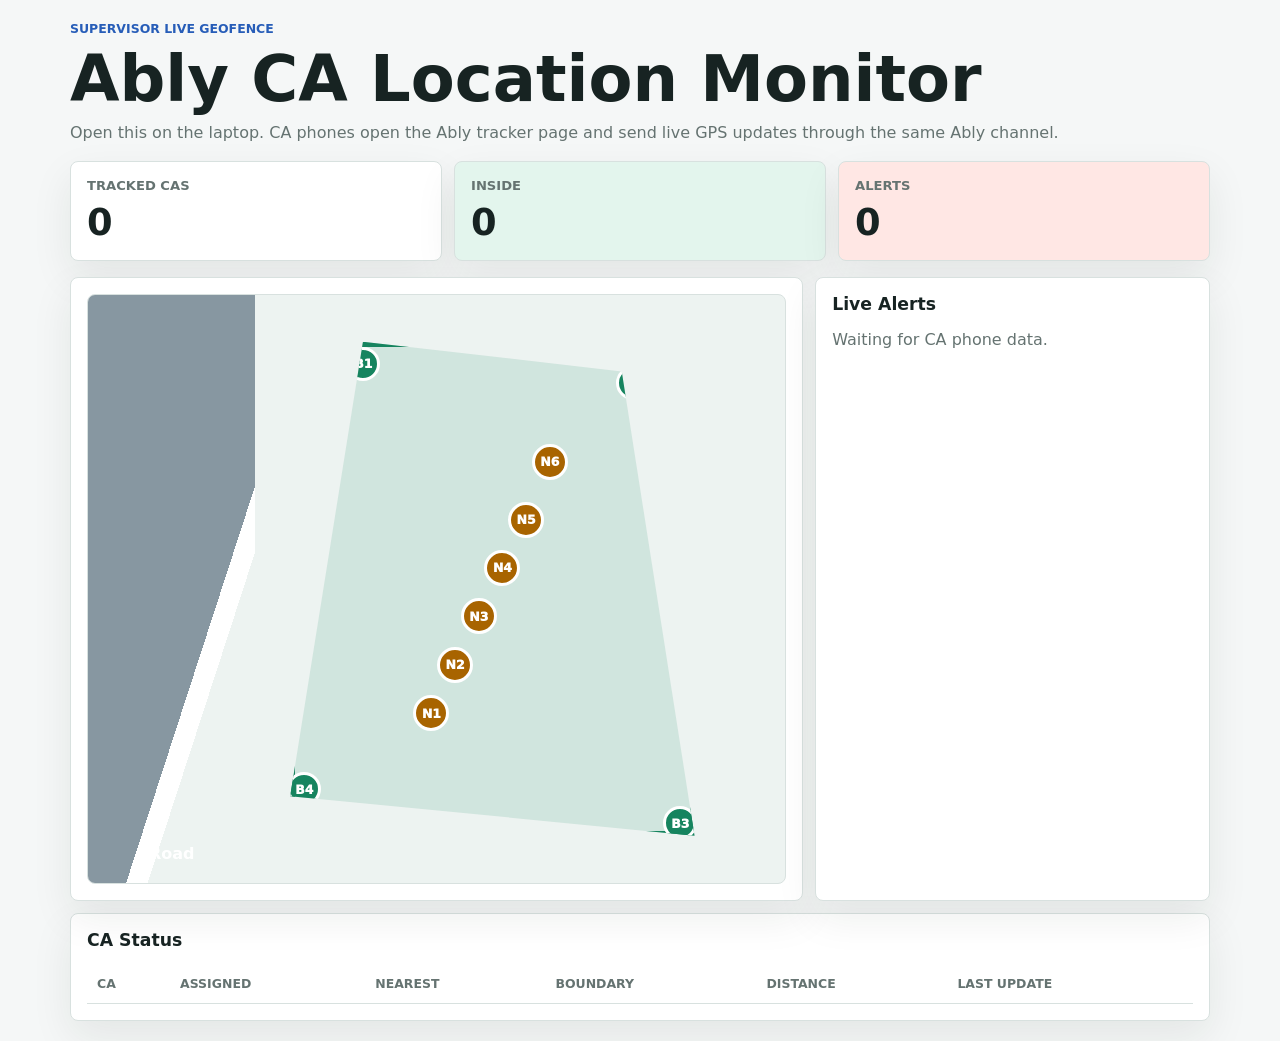
<file: supervisor-ably-dashboard.html>
<!doctype html>
<html lang="en">
  <head>
    <meta charset="utf-8" />
    <meta name="viewport" content="width=device-width, initial-scale=1" />
    <title>Supervisor Ably Dashboard</title>
    <link rel="stylesheet" href="live-geofence.css" />
  </head>
  <body>
    <main class="dashboard-page">
      <header class="hero">
        <p class="eyebrow">Supervisor live geofence</p>
        <h1>Ably CA Location Monitor</h1>
        <p>
          Open this on the laptop. CA phones open the Ably tracker page and send
          live GPS updates through the same Ably channel.
        </p>
      </header>

      <section class="summary-grid">
        <article><span>Tracked CAs</span><strong id="totalCount">0</strong></article>
        <article class="good"><span>Inside</span><strong id="insideCount">0</strong></article>
        <article class="danger"><span>Alerts</span><strong id="alertCount">0</strong></article>
      </section>

      <section class="dashboard-grid">
        <article class="map-card">
          <div class="live-map">
            <div class="road">Road</div>
            <div class="boundary">
              <span class="corner b1">B1</span>
              <span class="corner b2">B2</span>
              <span class="corner b3">B3</span>
              <span class="corner b4">B4</span>
              <span class="nozzle n1">N1</span>
              <span class="nozzle n2">N2</span>
              <span class="nozzle n3">N3</span>
              <span class="nozzle n4">N4</span>
              <span class="nozzle n5">N5</span>
              <span class="nozzle n6">N6</span>
              <div id="markerLayer"></div>
            </div>
          </div>
        </article>

        <article class="panel">
          <h2>Live Alerts</h2>
          <div id="alertList" class="alert-list">
            <p>Waiting for CA phone data.</p>
          </div>
        </article>
      </section>

      <section class="panel">
        <h2>CA Status</h2>
        <div class="table-wrap">
          <table>
            <thead>
              <tr>
                <th>CA</th>
                <th>Assigned</th>
                <th>Nearest</th>
                <th>Boundary</th>
                <th>Distance</th>
                <th>Last Update</th>
              </tr>
            </thead>
            <tbody id="caRows"></tbody>
          </table>
        </div>
      </section>
    </main>

    <script src="https://cdn.ably.com/lib/ably.min-2.js"></script>
    <script src="ably-config.js"></script>
    <script src="geofence-core.js"></script>
    <script src="supervisor-ably-dashboard.js"></script>
  </body>
</html>
</file>
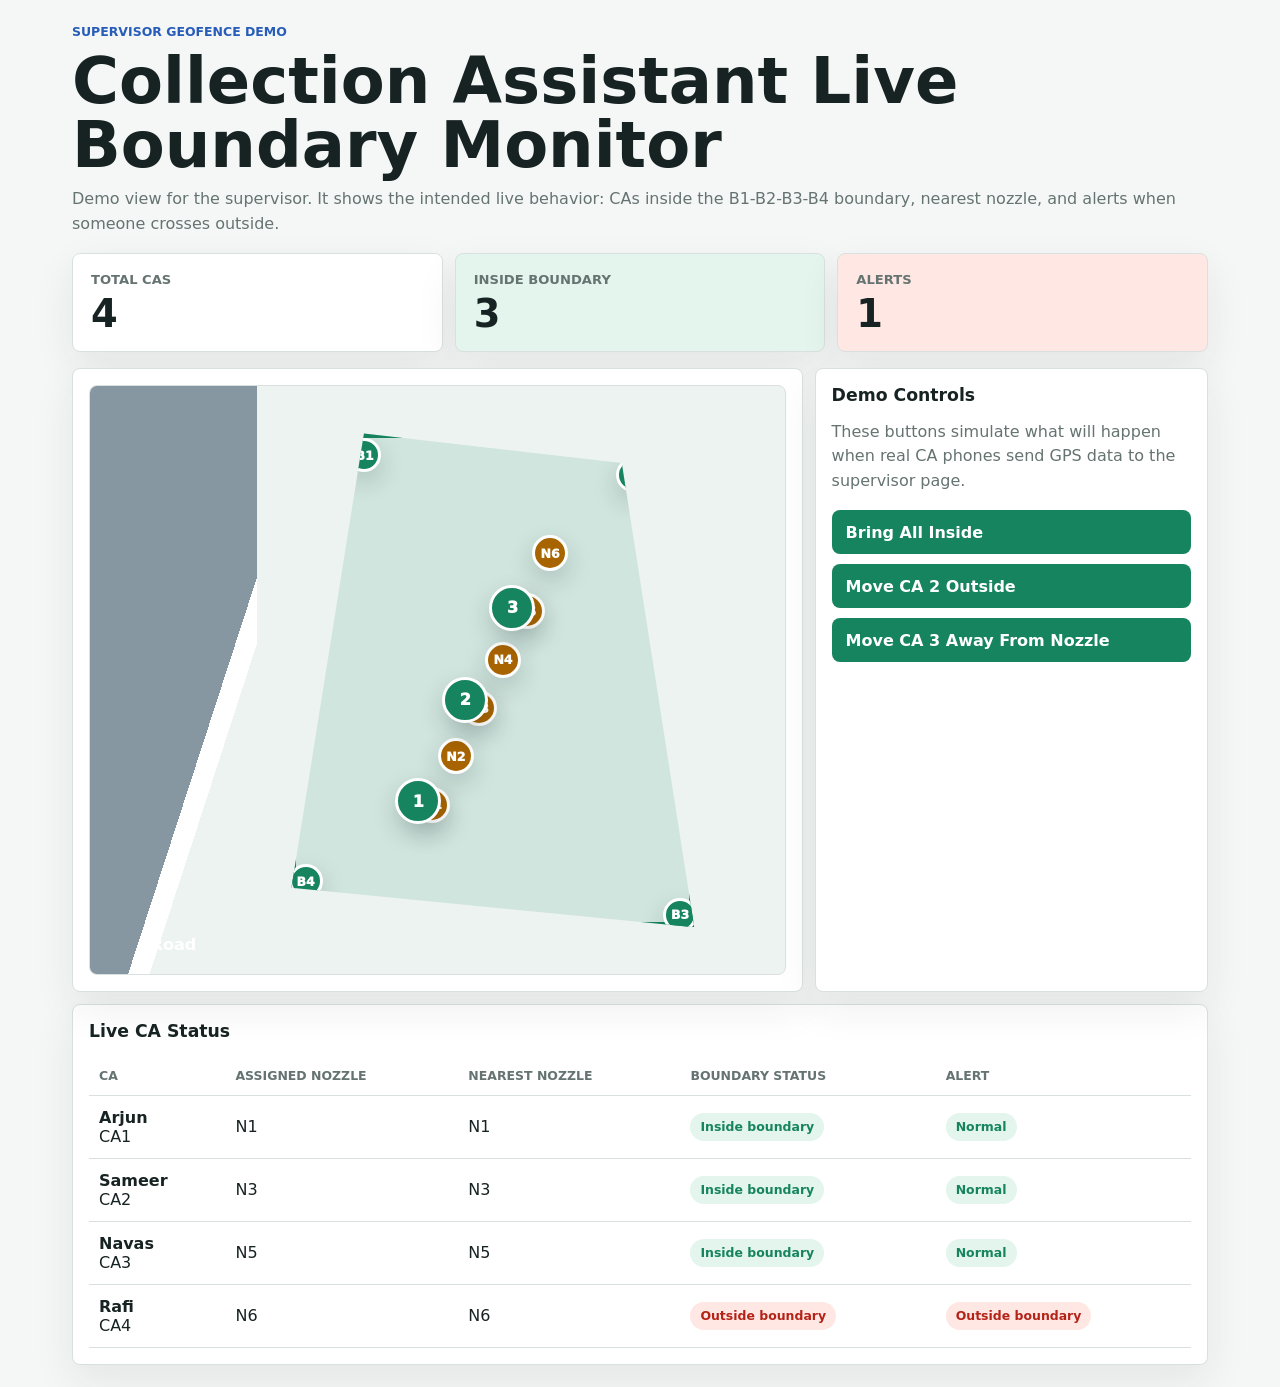
<file: supervisor-geofence-demo.html>
<!doctype html>
<html lang="en">
  <head>
    <meta charset="utf-8" />
    <meta name="viewport" content="width=device-width, initial-scale=1" />
    <title>Supervisor Geofence Demo</title>
    <link rel="stylesheet" href="geofence-demo.css" />
  </head>
  <body>
    <main class="page">
      <header class="hero">
        <p class="eyebrow">Supervisor geofence demo</p>
        <h1>Collection Assistant Live Boundary Monitor</h1>
        <p>
          Demo view for the supervisor. It shows the intended live behavior:
          CAs inside the B1-B2-B3-B4 boundary, nearest nozzle, and alerts when
          someone crosses outside.
        </p>
      </header>

      <section class="summary-grid">
        <article class="metric">
          <span>Total CAs</span>
          <strong id="totalCount">4</strong>
        </article>
        <article class="metric good">
          <span>Inside Boundary</span>
          <strong id="insideCount">3</strong>
        </article>
        <article class="metric danger">
          <span>Alerts</span>
          <strong id="alertCount">1</strong>
        </article>
      </section>

      <section class="layout">
        <article class="map-card">
          <div class="map">
            <div class="road">Road</div>
            <div class="boundary">
              <span class="corner b1">B1</span>
              <span class="corner b2">B2</span>
              <span class="corner b3">B3</span>
              <span class="corner b4">B4</span>
              <span class="nozzle n1">N1</span>
              <span class="nozzle n2">N2</span>
              <span class="nozzle n3">N3</span>
              <span class="nozzle n4">N4</span>
              <span class="nozzle n5">N5</span>
              <span class="nozzle n6">N6</span>
              <div id="caMarkers"></div>
            </div>
          </div>
        </article>

        <article class="panel">
          <h2>Demo Controls</h2>
          <p>
            These buttons simulate what will happen when real CA phones send GPS
            data to the supervisor page.
          </p>
          <div class="button-list">
            <button data-demo="inside" type="button">Bring All Inside</button>
            <button data-demo="outside" type="button">Move CA 2 Outside</button>
            <button data-demo="away" type="button">Move CA 3 Away From Nozzle</button>
          </div>
        </article>
      </section>

      <section class="panel">
        <h2>Live CA Status</h2>
        <div class="table-wrap">
          <table>
            <thead>
              <tr>
                <th>CA</th>
                <th>Assigned Nozzle</th>
                <th>Nearest Nozzle</th>
                <th>Boundary Status</th>
                <th>Alert</th>
              </tr>
            </thead>
            <tbody id="caRows"></tbody>
          </table>
        </div>
      </section>
    </main>

    <script src="supervisor-geofence-demo.js"></script>
  </body>
</html>
</file>
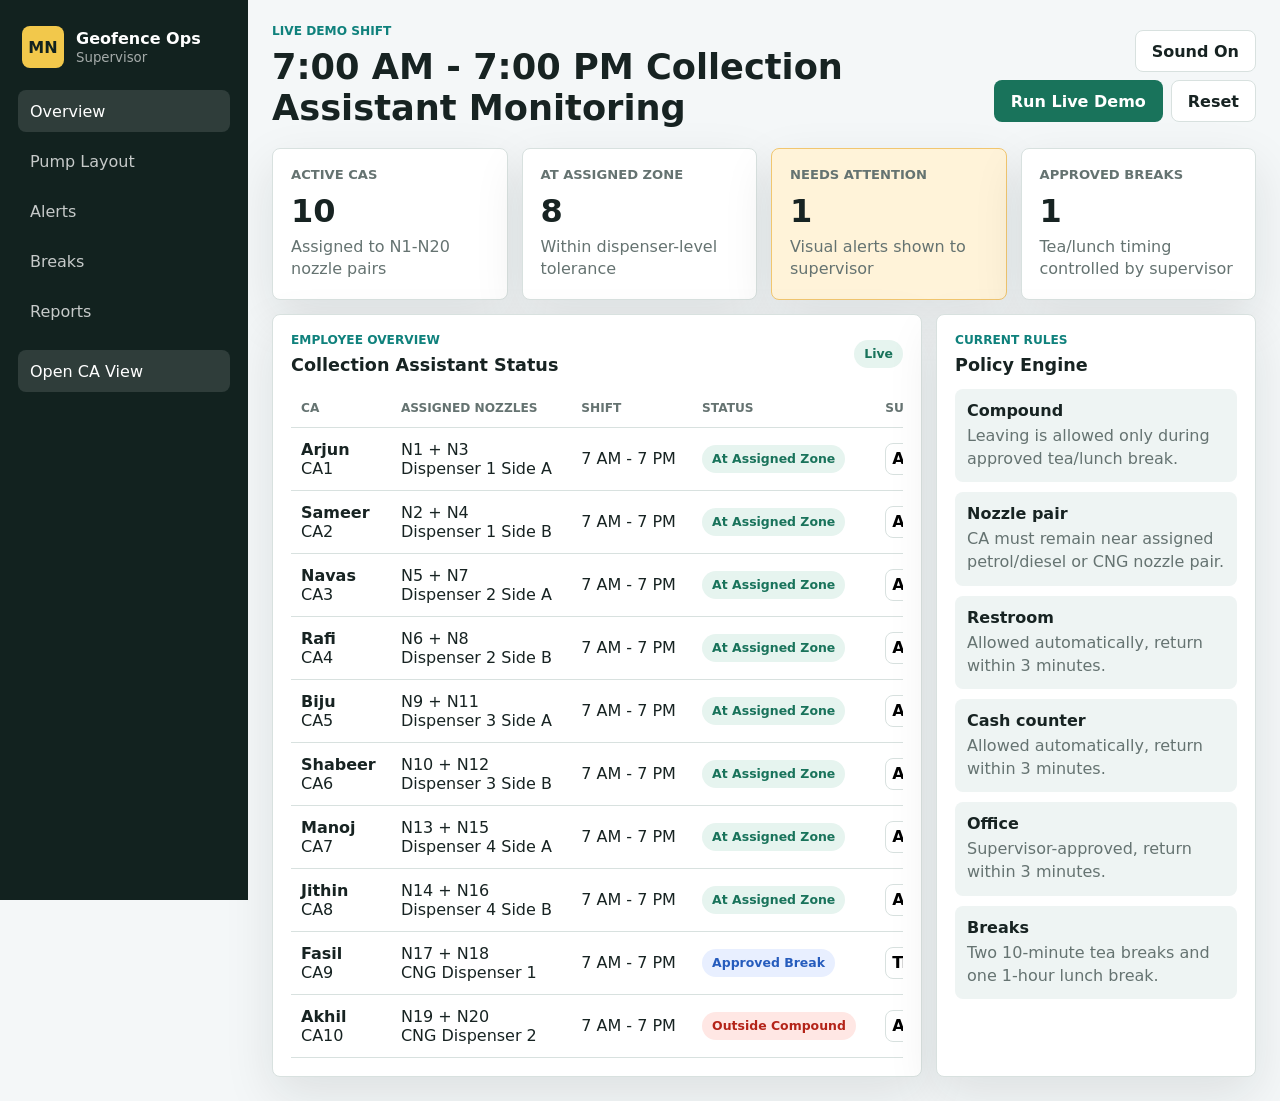
<file: supervisor.html>
<!doctype html>
<html lang="en">
  <head>
    <meta charset="utf-8" />
    <meta name="viewport" content="width=device-width, initial-scale=1" />
    <title>Supervisor Dashboard - MN Moopen Geofencing</title>
    <link rel="stylesheet" href="styles.css" />
  </head>
  <body>
    <div class="app-shell">
      <aside class="sidebar">
        <a class="brand" href="index.html" aria-label="Prototype home">
          <span class="brand-mark">MN</span>
          <span>
            <strong>Geofence Ops</strong>
            <small>Supervisor</small>
          </span>
        </a>
        <nav class="nav-list" aria-label="Supervisor navigation">
          <button class="nav-item active" data-panel="overview" type="button">Overview</button>
          <button class="nav-item" data-panel="layout" type="button">Pump Layout</button>
          <button class="nav-item" data-panel="alerts" type="button">Alerts</button>
          <button class="nav-item" data-panel="breaks" type="button">Breaks</button>
          <button class="nav-item" data-panel="reports" type="button">Reports</button>
        </nav>
        <a class="side-link" href="ca.html">Open CA View</a>
      </aside>

      <main class="main-area">
        <header class="topbar">
          <div>
            <p class="eyebrow">Live demo shift</p>
            <h1>7:00 AM - 7:00 PM Collection Assistant Monitoring</h1>
          </div>
          <div class="top-actions">
            <button class="icon-button" id="soundToggle" type="button" aria-label="Toggle alert sound" title="Toggle alert sound">Sound On</button>
            <button class="primary-button" id="runDemo" type="button">Run Live Demo</button>
            <button class="ghost-button" id="resetDemo" type="button">Reset</button>
          </div>
        </header>

        <section class="panel active" id="overview">
          <div class="metric-grid">
            <article class="metric-card">
              <span>Active CAs</span>
              <strong id="activeCount">10</strong>
              <p>Assigned to N1-N20 nozzle pairs</p>
            </article>
            <article class="metric-card">
              <span>At Assigned Zone</span>
              <strong id="atZoneCount">7</strong>
              <p>Within dispenser-level tolerance</p>
            </article>
            <article class="metric-card warning">
              <span>Needs Attention</span>
              <strong id="alertCount">3</strong>
              <p>Visual alerts shown to supervisor</p>
            </article>
            <article class="metric-card">
              <span>Approved Breaks</span>
              <strong id="breakCount">2</strong>
              <p>Tea/lunch timing controlled by supervisor</p>
            </article>
          </div>

          <div class="content-grid">
            <section class="work-surface">
              <div class="section-head">
                <div>
                  <p class="eyebrow">Employee overview</p>
                  <h2>Collection Assistant Status</h2>
                </div>
                <span class="live-pill">Live</span>
              </div>
              <div class="table-wrap">
                <table>
                  <thead>
                    <tr>
                      <th>CA</th>
                      <th>Assigned Nozzles</th>
                      <th>Shift</th>
                      <th>Status</th>
                      <th>Supervisor Action</th>
                    </tr>
                  </thead>
                  <tbody id="employeeRows"></tbody>
                </table>
              </div>
            </section>

            <section class="work-surface">
              <div class="section-head">
                <div>
                  <p class="eyebrow">Current rules</p>
                  <h2>Policy Engine</h2>
                </div>
              </div>
              <div class="rule-list">
                <div><strong>Compound</strong><span>Leaving is allowed only during approved tea/lunch break.</span></div>
                <div><strong>Nozzle pair</strong><span>CA must remain near assigned petrol/diesel or CNG nozzle pair.</span></div>
                <div><strong>Restroom</strong><span>Allowed automatically, return within 3 minutes.</span></div>
                <div><strong>Cash counter</strong><span>Allowed automatically, return within 3 minutes.</span></div>
                <div><strong>Office</strong><span>Supervisor-approved, return within 3 minutes.</span></div>
                <div><strong>Breaks</strong><span>Two 10-minute tea breaks and one 1-hour lunch break.</span></div>
              </div>
            </section>
          </div>
        </section>

        <section class="panel" id="layout">
          <div class="layout-grid">
            <section class="pump-map work-surface" aria-label="Interactive petrol pump layout">
              <div class="map-road">NH 544</div>
              <div class="compound-boundary">
                <span class="zone-label main-label">Combined Petrol Pump + CNG Geofence</span>
                <div class="facility office">Office</div>
                <div class="facility cash">Cash Counter</div>
                <div class="facility restroom">Restroom</div>
                <div class="facility break-area">Break Area</div>
                <div class="island island-1" data-zone="D1">
                  <b>Dispenser 1</b>
                  <span>N1</span><span>N2</span><span>N3</span><span>N4</span>
                </div>
                <div class="island island-2" data-zone="D2">
                  <b>Dispenser 2</b>
                  <span>N5</span><span>N6</span><span>N7</span><span>N8</span>
                </div>
                <div class="island island-3" data-zone="D3">
                  <b>Dispenser 3</b>
                  <span>N9</span><span>N10</span><span>N11</span><span>N12</span>
                </div>
                <div class="island island-4" data-zone="D4">
                  <b>Dispenser 4</b>
                  <span>N13</span><span>N14</span><span>N15</span><span>N16</span>
                </div>
                <div class="island cng cng-1" data-zone="CNG1">
                  <b>CNG 1</b>
                  <span>N17</span><span>N18</span>
                </div>
                <div class="island cng cng-2" data-zone="CNG2">
                  <b>CNG 2</b>
                  <span>N19</span><span>N20</span>
                </div>
                <div id="mapMarkers"></div>
              </div>
            </section>

            <section class="work-surface">
              <div class="section-head">
                <div>
                  <p class="eyebrow">Scenario controls</p>
                  <h2>Simulate Geofence Events</h2>
                </div>
              </div>
              <div class="scenario-list">
                <button data-scenario="outside" type="button">Send one CA outside compound</button>
                <button data-scenario="restroom" type="button">Move CA to restroom over 3 minutes</button>
                <button data-scenario="break" type="button">Start approved tea break</button>
                <button data-scenario="cash" type="button">Move CA to cash counter</button>
              </div>
              <div class="map-legend">
                <span><i class="dot ok"></i> At assigned nozzles</span>
                <span><i class="dot warn"></i> Authorized timed movement</span>
                <span><i class="dot danger"></i> Supervisor alert</span>
                <span><i class="dot break"></i> Approved break</span>
              </div>
            </section>
          </div>
        </section>

        <section class="panel" id="alerts">
          <section class="work-surface">
            <div class="section-head">
              <div>
                <p class="eyebrow">Supervisor alert center</p>
                <h2>Live Alerts</h2>
              </div>
              <button class="ghost-button" id="acknowledgeAlerts" type="button">Acknowledge Visible Alerts</button>
            </div>
            <div class="alert-list" id="alertList"></div>
          </section>
        </section>

        <section class="panel" id="breaks">
          <div class="content-grid">
            <section class="work-surface">
              <div class="section-head">
                <div>
                  <p class="eyebrow">Supervisor approved timing</p>
                  <h2>Break Schedule</h2>
                </div>
              </div>
              <div class="break-grid" id="breakCards"></div>
            </section>
            <section class="work-surface">
              <div class="section-head">
                <div>
                  <p class="eyebrow">Break rules</p>
                  <h2>Automatic Return Logic</h2>
                </div>
              </div>
              <div class="timeline">
                <div><strong>1</strong><span>Supervisor approves planned tea/lunch timing.</span></div>
                <div><strong>2</strong><span>CA can leave compound during approved break window.</span></div>
                <div><strong>3</strong><span>Return is detected automatically when phone re-enters compound.</span></div>
                <div><strong>4</strong><span>Exceeded tea or lunch duration becomes dashboard alert.</span></div>
              </div>
            </section>
          </div>
        </section>

        <section class="panel" id="reports">
          <div class="report-grid">
            <article class="work-surface report-card">
              <span>Attendance Presence</span>
              <strong>10 / 10 active</strong>
              <p>Demo assumes geofence-based active shift confirmation.</p>
            </article>
            <article class="work-surface report-card">
              <span>Zone Violations</span>
              <strong id="reportViolations">3 today</strong>
              <p>Includes outside compound and assigned-zone absence alerts.</p>
            </article>
            <article class="work-surface report-card">
              <span>Break Compliance</span>
              <strong>94%</strong>
              <p>Tea and lunch timing can be reviewed after every shift.</p>
            </article>
            <article class="work-surface report-card">
              <span>Future Expansion</span>
              <strong>Biometric + WhatsApp</strong>
              <p>Can be added later without changing the core geofence model.</p>
            </article>
          </div>
        </section>
      </main>
    </div>

    <script src="app.js"></script>
  </body>
</html>
</file>
<file: styles.css>
:root {
  --bg: #f4f7f8;
  --surface: #ffffff;
  --surface-2: #eef4f3;
  --text: #172322;
  --muted: #657371;
  --line: #d8e1df;
  --green: #19735b;
  --green-2: #e6f4ef;
  --teal: #0f817c;
  --amber: #b46b00;
  --amber-2: #fff3d9;
  --red: #b42318;
  --red-2: #ffe7e4;
  --blue: #265cbd;
  --blue-2: #e8efff;
  --ink: #0d1716;
  --shadow: 0 18px 50px rgba(18, 31, 29, 0.1);
  font-family: Inter, ui-sans-serif, system-ui, -apple-system, BlinkMacSystemFont, "Segoe UI", sans-serif;
}

* {
  box-sizing: border-box;
}

body {
  margin: 0;
  min-height: 100vh;
  color: var(--text);
  background: var(--bg);
}

button,
select,
a {
  font: inherit;
}

button,
a {
  -webkit-tap-highlight-color: transparent;
}

a {
  color: inherit;
  text-decoration: none;
}

.home-body {
  background:
    linear-gradient(rgba(12, 22, 21, 0.48), rgba(12, 22, 21, 0.28)),
    url("data:image/svg+xml,%3Csvg xmlns='http://www.w3.org/2000/svg' viewBox='0 0 1300 900'%3E%3Crect width='1300' height='900' fill='%23dfe8e6'/%3E%3Cpath d='M0 160 L420 0 L610 0 L145 900 L0 900Z' fill='%239baab4'/%3E%3Cpath d='M230 0 L430 0 L0 760 L0 500Z' fill='%23f7fbfb'/%3E%3Cpath d='M600 50 L1180 100 L1260 790 L505 830 Z' fill='%23f9fbfa' stroke='%23c8d5d2' stroke-width='8'/%3E%3Crect x='675' y='210' width='96' height='210' rx='18' fill='%230f817c'/%3E%3Crect x='840' y='245' width='96' height='210' rx='18' fill='%230f817c'/%3E%3Crect x='690' y='520' width='96' height='140' rx='18' fill='%23265cbd'/%3E%3Crect x='860' y='550' width='96' height='140' rx='18' fill='%23265cbd'/%3E%3Crect x='1030' y='250' width='150' height='90' rx='14' fill='%23ffffff' stroke='%23aebfbb'/%3E%3Ccircle cx='545' cy='715' r='28' fill='%23e63f33'/%3E%3C/svg%3E");
  background-size: cover;
  background-position: center;
}

.launch-shell {
  min-height: 100vh;
  display: flex;
  align-items: center;
  padding: 32px;
}

.launch-panel {
  width: min(920px, 100%);
  padding: 42px;
  color: #fff;
}

.eyebrow {
  margin: 0 0 8px;
  color: var(--teal);
  font-size: 0.76rem;
  font-weight: 800;
  letter-spacing: 0;
  text-transform: uppercase;
}

.launch-panel .eyebrow,
.launch-panel .launch-copy {
  color: rgba(255, 255, 255, 0.88);
}

h1,
h2 {
  margin: 0;
  letter-spacing: 0;
}

.launch-panel h1 {
  max-width: 780px;
  font-size: clamp(2.3rem, 6vw, 5.6rem);
  line-height: 0.96;
}

.launch-copy {
  max-width: 660px;
  margin: 22px 0 0;
  font-size: 1.08rem;
  line-height: 1.65;
}

.launch-actions {
  display: flex;
  flex-wrap: wrap;
  gap: 12px;
  margin-top: 32px;
}

.primary-link,
.secondary-link,
.primary-button,
.ghost-button,
.icon-button {
  display: inline-flex;
  align-items: center;
  justify-content: center;
  min-height: 42px;
  border-radius: 8px;
  border: 1px solid transparent;
  padding: 0 16px;
  cursor: pointer;
  font-weight: 800;
}

.primary-link,
.primary-button {
  color: #fff;
  background: var(--green);
}

.secondary-link {
  color: #fff;
  border-color: rgba(255, 255, 255, 0.46);
  background: rgba(255, 255, 255, 0.12);
}

.ghost-button,
.icon-button {
  color: var(--text);
  border-color: var(--line);
  background: #fff;
}

.launch-grid {
  display: grid;
  grid-template-columns: repeat(3, 1fr);
  gap: 12px;
  margin-top: 42px;
}

.launch-grid article {
  min-height: 146px;
  padding: 18px;
  border: 1px solid rgba(255, 255, 255, 0.28);
  border-radius: 8px;
  background: rgba(255, 255, 255, 0.16);
  backdrop-filter: blur(12px);
}

.launch-grid span,
.metric-card span,
.report-card span {
  display: block;
  color: var(--muted);
  font-size: 0.82rem;
  font-weight: 800;
  text-transform: uppercase;
}

.launch-grid span,
.launch-grid p {
  color: rgba(255, 255, 255, 0.78);
}

.launch-grid strong {
  display: block;
  margin-top: 8px;
  font-size: 1.45rem;
}

.launch-grid p {
  margin: 8px 0 0;
  line-height: 1.45;
}

.app-shell {
  display: grid;
  grid-template-columns: 248px minmax(0, 1fr);
  min-height: 100vh;
}

.sidebar {
  position: sticky;
  top: 0;
  height: 100vh;
  padding: 18px;
  color: #fff;
  background: #12221f;
}

.brand {
  display: flex;
  gap: 12px;
  align-items: center;
  padding: 8px 4px 22px;
}

.brand-mark {
  display: grid;
  place-items: center;
  width: 42px;
  height: 42px;
  border-radius: 8px;
  color: #12221f;
  background: #f2c84b;
  font-weight: 900;
}

.brand small {
  display: block;
  margin-top: 2px;
  color: rgba(255, 255, 255, 0.62);
}

.nav-list {
  display: grid;
  gap: 8px;
}

.nav-item,
.side-link {
  width: 100%;
  min-height: 42px;
  border: 0;
  border-radius: 8px;
  padding: 0 12px;
  color: rgba(255, 255, 255, 0.76);
  background: transparent;
  text-align: left;
  cursor: pointer;
}

.nav-item.active,
.side-link {
  color: #fff;
  background: rgba(255, 255, 255, 0.12);
}

.side-link {
  display: flex;
  align-items: center;
  margin-top: 18px;
}

.main-area {
  min-width: 0;
  padding: 24px;
}

.topbar,
.section-head,
.phone-section-head {
  display: flex;
  align-items: center;
  justify-content: space-between;
  gap: 16px;
}

.topbar {
  margin-bottom: 20px;
}

.topbar h1 {
  font-size: clamp(1.45rem, 3vw, 2.2rem);
}

.top-actions {
  display: flex;
  flex-wrap: wrap;
  gap: 8px;
  justify-content: flex-end;
}

.panel {
  display: none;
}

.panel.active {
  display: block;
}

.metric-grid,
.report-grid {
  display: grid;
  grid-template-columns: repeat(4, minmax(0, 1fr));
  gap: 14px;
  margin-bottom: 14px;
}

.metric-card,
.work-surface {
  border: 1px solid var(--line);
  border-radius: 8px;
  background: var(--surface);
  box-shadow: var(--shadow);
}

.metric-card {
  padding: 18px;
}

.metric-card strong {
  display: block;
  margin-top: 10px;
  font-size: 2rem;
}

.metric-card p,
.report-card p {
  margin: 6px 0 0;
  color: var(--muted);
  line-height: 1.4;
}

.metric-card.warning {
  background: var(--amber-2);
  border-color: #f1c66f;
}

.content-grid {
  display: grid;
  grid-template-columns: minmax(0, 1.7fr) minmax(320px, 0.8fr);
  gap: 14px;
}

.work-surface {
  padding: 18px;
  min-width: 0;
}

.section-head {
  margin-bottom: 14px;
}

.section-head h2 {
  font-size: 1.1rem;
}

.live-pill,
.status-badge {
  display: inline-flex;
  align-items: center;
  min-height: 28px;
  border-radius: 999px;
  padding: 0 10px;
  color: var(--green);
  background: var(--green-2);
  font-size: 0.78rem;
  font-weight: 900;
}

.table-wrap {
  overflow: auto;
}

table {
  width: 100%;
  border-collapse: collapse;
  min-width: 760px;
}

th,
td {
  padding: 12px 10px;
  border-bottom: 1px solid var(--line);
  text-align: left;
  vertical-align: middle;
  white-space: nowrap;
}

th {
  color: var(--muted);
  font-size: 0.76rem;
  text-transform: uppercase;
}

.status-badge.ok {
  color: var(--green);
  background: var(--green-2);
}

.status-badge.warn {
  color: var(--amber);
  background: var(--amber-2);
}

.status-badge.danger {
  color: var(--red);
  background: var(--red-2);
}

.status-badge.break {
  color: var(--blue);
  background: var(--blue-2);
}

.row-action {
  min-height: 32px;
  border: 1px solid var(--line);
  border-radius: 8px;
  background: #fff;
  cursor: pointer;
  font-weight: 800;
}

.rule-list,
.timeline,
.mini-rules {
  display: grid;
  gap: 10px;
}

.rule-list div,
.timeline div,
.mini-rules div {
  display: grid;
  gap: 4px;
  padding: 12px;
  border-radius: 8px;
  background: var(--surface-2);
}

.rule-list span,
.timeline span,
.mini-rules span,
.phone-note {
  color: var(--muted);
  line-height: 1.45;
}

.layout-grid {
  display: grid;
  grid-template-columns: minmax(0, 1.3fr) 330px;
  gap: 14px;
}

.pump-map {
  min-height: 680px;
  position: relative;
  overflow: hidden;
  background: #dfe8e6;
}

.map-road {
  position: absolute;
  inset: 0 auto 0 0;
  width: 23%;
  display: grid;
  place-items: center;
  color: #fff;
  background: linear-gradient(116deg, #7f909b 0 58%, #f7faf9 58% 64%, #9baab4 64%);
  font-weight: 900;
}

.compound-boundary {
  position: absolute;
  inset: 36px 28px 36px 26%;
  border: 3px solid #1f8b6d;
  border-radius: 8px;
  background: rgba(255, 255, 255, 0.86);
}

.zone-label {
  position: absolute;
  top: 12px;
  left: 14px;
  color: var(--green);
  font-weight: 900;
}

.facility,
.island,
.ca-marker {
  position: absolute;
  border-radius: 8px;
}

.facility {
  display: grid;
  place-items: center;
  padding: 8px;
  color: #13221f;
  background: #fff;
  border: 1px solid #b9c8c5;
  font-weight: 900;
  text-align: center;
}

.office {
  right: 5%;
  top: 8%;
  width: 24%;
  height: 13%;
}

.cash {
  left: 6%;
  bottom: 10%;
  width: 24%;
  height: 12%;
}

.restroom {
  right: 8%;
  bottom: 10%;
  width: 18%;
  height: 10%;
}

.break-area {
  right: 29%;
  bottom: 10%;
  width: 19%;
  height: 10%;
}

.island {
  display: grid;
  grid-template-columns: repeat(2, minmax(0, 1fr));
  gap: 6px;
  padding: 10px;
  width: 130px;
  min-height: 132px;
  color: #fff;
  background: var(--teal);
  box-shadow: 0 10px 24px rgba(15, 129, 124, 0.25);
}

.island b {
  grid-column: 1 / -1;
  font-size: 0.78rem;
}

.island span {
  display: grid;
  place-items: center;
  min-height: 32px;
  border-radius: 6px;
  background: rgba(255, 255, 255, 0.18);
  font-weight: 900;
}

.island-1 {
  left: 9%;
  top: 20%;
}

.island-2 {
  left: 34%;
  top: 22%;
}

.island-3 {
  left: 9%;
  top: 49%;
}

.island-4 {
  left: 34%;
  top: 51%;
}

.cng {
  width: 126px;
  min-height: 92px;
  background: var(--blue);
}

.cng-1 {
  right: 17%;
  top: 34%;
}

.cng-2 {
  right: 17%;
  top: 52%;
}

.ca-marker {
  display: grid;
  place-items: center;
  width: 32px;
  height: 32px;
  border: 3px solid #fff;
  color: #fff;
  background: var(--green);
  box-shadow: 0 8px 20px rgba(13, 23, 22, 0.2);
  font-size: 0.7rem;
  font-weight: 900;
  transition: transform 240ms ease, left 240ms ease, top 240ms ease, background 240ms ease;
}

.ca-marker.warn {
  background: var(--amber);
}

.ca-marker.danger {
  background: var(--red);
  animation: pulse 1s infinite;
}

.ca-marker.break {
  background: var(--blue);
}

@keyframes pulse {
  0%,
  100% {
    transform: scale(1);
  }
  50% {
    transform: scale(1.12);
  }
}

.scenario-list {
  display: grid;
  gap: 10px;
}

.scenario-list button,
.phone-actions button {
  min-height: 42px;
  border: 1px solid var(--line);
  border-radius: 8px;
  background: #fff;
  cursor: pointer;
  font-weight: 800;
  text-align: left;
  padding: 0 12px;
}

.map-legend {
  display: grid;
  gap: 10px;
  margin-top: 18px;
  color: var(--muted);
}

.dot {
  display: inline-block;
  width: 10px;
  height: 10px;
  margin-right: 8px;
  border-radius: 50%;
}

.dot.ok {
  background: var(--green);
}

.dot.warn {
  background: var(--amber);
}

.dot.danger {
  background: var(--red);
}

.dot.break {
  background: var(--blue);
}

.alert-list {
  display: grid;
  gap: 10px;
}

.alert-item {
  display: grid;
  grid-template-columns: 10px minmax(0, 1fr) auto;
  gap: 12px;
  align-items: center;
  padding: 14px;
  border: 1px solid var(--line);
  border-radius: 8px;
  background: #fff;
}

.alert-item::before {
  content: "";
  width: 10px;
  height: 42px;
  border-radius: 999px;
  background: var(--amber);
}

.alert-item.danger::before {
  background: var(--red);
}

.alert-item.break::before {
  background: var(--blue);
}

.alert-item strong {
  display: block;
}

.alert-item span {
  color: var(--muted);
}

.break-grid {
  display: grid;
  grid-template-columns: repeat(2, minmax(0, 1fr));
  gap: 12px;
}

.break-card {
  padding: 14px;
  border: 1px solid var(--line);
  border-radius: 8px;
  background: #fff;
}

.break-card strong {
  display: block;
  margin: 6px 0;
  font-size: 1.05rem;
}

.report-card {
  min-height: 155px;
}

.report-card strong {
  display: block;
  margin-top: 10px;
  font-size: 1.45rem;
}

.ca-body {
  background:
    linear-gradient(135deg, rgba(18, 34, 31, 0.94), rgba(15, 129, 124, 0.88)),
    #12221f;
}

.phone-stage {
  min-height: 100vh;
  display: grid;
  place-items: center;
  padding: 24px;
}

.phone-shell {
  width: min(420px, 100%);
  max-height: calc(100vh - 28px);
  overflow: auto;
  border: 10px solid #0b1211;
  border-radius: 32px;
  padding: 14px;
  background: #eff5f3;
  box-shadow: 0 30px 80px rgba(0, 0, 0, 0.35);
}

.phone-top {
  display: flex;
  justify-content: space-between;
  padding: 6px 8px 12px;
  color: #384744;
  font-size: 0.8rem;
  font-weight: 800;
}

.phone-card {
  margin-bottom: 12px;
  padding: 16px;
  border: 1px solid var(--line);
  border-radius: 8px;
  background: #fff;
}

.hero-status {
  position: relative;
  min-height: 210px;
  color: #fff;
  background: linear-gradient(145deg, #0f817c, #19735b);
  overflow: hidden;
}

.hero-status .eyebrow {
  color: rgba(255, 255, 255, 0.78);
}

.hero-status h1 {
  margin-top: 18px;
  font-size: 2.1rem;
}

.hero-status p:last-child {
  margin: 6px 0 0;
}

.select-label {
  display: block;
  color: rgba(255, 255, 255, 0.78);
  font-size: 0.78rem;
  font-weight: 800;
}

select {
  width: 100%;
  min-height: 42px;
  margin-top: 6px;
  border: 1px solid rgba(255, 255, 255, 0.42);
  border-radius: 8px;
  padding: 0 10px;
  color: #fff;
  background: rgba(255, 255, 255, 0.14);
}

select option {
  color: var(--text);
}

.status-orb {
  position: absolute;
  right: 18px;
  bottom: 18px;
  width: 64px;
  height: 64px;
  border: 8px solid rgba(255, 255, 255, 0.4);
  border-radius: 50%;
  background: #81d4a9;
}

.status-orb.warn {
  background: #ffd06c;
}

.status-orb.danger {
  background: #ff837b;
}

.assignment-card {
  display: grid;
  grid-template-columns: 1fr;
  gap: 6px;
}

.assignment-card span {
  color: var(--muted);
  font-size: 0.8rem;
  font-weight: 800;
  text-transform: uppercase;
}

.phone-section-head h2 {
  font-size: 1rem;
}

.phone-map {
  height: 160px;
  margin: 12px 0;
  border-radius: 8px;
  background: linear-gradient(115deg, #91a1aa 0 28%, #f7faf9 28% 34%, #dfe8e6 34%);
  padding: 18px 16px 18px 118px;
}

.phone-boundary {
  position: relative;
  height: 100%;
  border: 2px solid var(--green);
  border-radius: 8px;
  background: rgba(255, 255, 255, 0.72);
}

.phone-boundary span {
  position: absolute;
  left: 10px;
  top: 8px;
  color: var(--green);
  font-weight: 900;
}

#phoneMarker {
  position: absolute;
  left: 52%;
  top: 44%;
  width: 24px;
  height: 24px;
  border: 3px solid #fff;
  border-radius: 50%;
  background: var(--green);
  box-shadow: 0 5px 18px rgba(0, 0, 0, 0.2);
  transition: left 220ms ease, top 220ms ease, background 220ms ease;
}

.phone-actions {
  display: grid;
  grid-template-columns: repeat(2, minmax(0, 1fr));
  gap: 8px;
}

@media (max-width: 1100px) {
  .app-shell {
    grid-template-columns: 1fr;
  }

  .sidebar {
    position: static;
    height: auto;
  }

  .nav-list {
    grid-template-columns: repeat(5, minmax(0, 1fr));
  }

  .nav-item {
    text-align: center;
  }

  .content-grid,
  .layout-grid {
    grid-template-columns: 1fr;
  }

  .metric-grid,
  .report-grid {
    grid-template-columns: repeat(2, minmax(0, 1fr));
  }
}

@media (max-width: 720px) {
  .launch-shell,
  .main-area,
  .phone-stage {
    padding: 16px;
  }

  .launch-panel {
    padding: 12px;
  }

  .launch-grid,
  .metric-grid,
  .report-grid,
  .break-grid {
    grid-template-columns: 1fr;
  }

  .topbar,
  .section-head {
    align-items: flex-start;
    flex-direction: column;
  }

  .top-actions {
    width: 100%;
    justify-content: stretch;
  }

  .top-actions button {
    flex: 1 1 auto;
  }

  .nav-list {
    grid-template-columns: repeat(2, minmax(0, 1fr));
  }

  .pump-map {
    min-height: 620px;
  }

  .compound-boundary {
    inset: 24px 12px 24px 24%;
  }

  .map-road {
    width: 20%;
  }

  .island {
    width: 108px;
    min-height: 116px;
    padding: 8px;
  }

  .island span {
    min-height: 28px;
    font-size: 0.78rem;
  }

  .cng {
    width: 104px;
    min-height: 86px;
  }

  .office {
    width: 30%;
  }

  .main-label {
    right: 12px;
    max-width: 190px;
  }
}
</file>
<file: live-geofence.css>
:root {
  --bg: #f5f7f7;
  --card: #ffffff;
  --text: #172322;
  --muted: #657371;
  --line: #d8e1df;
  --green: #16845f;
  --green-light: #e3f5ed;
  --red: #b42318;
  --red-light: #ffe7e4;
  --amber: #a86400;
  --amber-light: #fff2d8;
  --blue: #275db8;
}

* { box-sizing: border-box; }

body {
  margin: 0;
  min-height: 100vh;
  color: var(--text);
  background: var(--bg);
  font-family: Inter, ui-sans-serif, system-ui, -apple-system, BlinkMacSystemFont, "Segoe UI", sans-serif;
}

button, input, select { font: inherit; }

.phone-page, .dashboard-page {
  width: min(1180px, 100%);
  margin: 0 auto;
  padding: 20px;
}

.phone-page { width: min(460px, 100%); }

.eyebrow {
  margin: 0 0 8px;
  color: var(--blue);
  font-size: 0.78rem;
  font-weight: 850;
  text-transform: uppercase;
}

h1, h2, p { margin-top: 0; }
h1 { margin-bottom: 10px; font-size: clamp(2rem, 6vw, 4rem); line-height: 1; }
h2 { font-size: 1.08rem; }
p, dt { color: var(--muted); line-height: 1.5; }

.phone-card, .panel, .map-card, .summary-grid article {
  border: 1px solid var(--line);
  border-radius: 8px;
  background: var(--card);
  box-shadow: 0 16px 42px rgba(20, 32, 30, 0.08);
  padding: 16px;
}

.phone-card { margin-bottom: 12px; }

.header-card {
  color: #fff;
  background: linear-gradient(145deg, #16845f, #0f817c);
}

.header-card .eyebrow, .header-card p { color: rgba(255,255,255,0.82); }

label {
  display: grid;
  gap: 6px;
  margin-bottom: 12px;
  color: var(--muted);
  font-weight: 800;
}

input, select {
  width: 100%;
  min-height: 44px;
  border: 1px solid var(--line);
  border-radius: 8px;
  padding: 0 12px;
  background: #fff;
}

button {
  width: 100%;
  min-height: 48px;
  border: 0;
  border-radius: 8px;
  color: #fff;
  background: var(--green);
  cursor: pointer;
  font-weight: 850;
}

.status-card { background: var(--amber-light); border-color: #eccb81; }
.status-card.inside { background: var(--green-light); border-color: #8bd1b7; }
.status-card.outside, .status-card.away { background: var(--red-light); border-color: #ffaaa3; }

.status-card span, .summary-grid span {
  display: block;
  color: var(--muted);
  font-size: 0.82rem;
  font-weight: 850;
  text-transform: uppercase;
}

.status-card strong {
  display: block;
  margin: 10px 0 8px;
  font-size: clamp(1.8rem, 8vw, 3.2rem);
  line-height: 1;
}

dl { display: grid; gap: 8px; margin: 0; }
dl div {
  display: grid;
  grid-template-columns: 150px minmax(0, 1fr);
  gap: 8px;
  padding-bottom: 8px;
  border-bottom: 1px solid var(--line);
}
dd { margin: 0; font-weight: 850; }

.summary-grid {
  display: grid;
  grid-template-columns: repeat(3, 1fr);
  gap: 12px;
  margin: 16px 0;
}
.summary-grid strong { display: block; margin-top: 8px; font-size: 2.3rem; }
.summary-grid .good { background: var(--green-light); }
.summary-grid .danger { background: var(--red-light); }

.dashboard-grid {
  display: grid;
  grid-template-columns: minmax(0, 1.3fr) minmax(300px, 0.7fr);
  gap: 12px;
  margin-bottom: 12px;
}

.live-map {
  position: relative;
  min-height: 590px;
  overflow: hidden;
  border: 1px solid var(--line);
  border-radius: 8px;
  background: #edf3f1;
}

.road {
  position: absolute;
  inset: 0 auto 0 0;
  width: 24%;
  display: grid;
  place-items: end center;
  padding-bottom: 20px;
  color: #fff;
  background: linear-gradient(108deg, #8797a1 0 64%, #fff 64% 70%, transparent 70%);
  font-weight: 900;
}

.boundary {
  position: absolute;
  left: 29%;
  top: 8%;
  width: 58%;
  height: 84%;
  clip-path: polygon(18% 0, 82% 6%, 100% 100%, 0 92%);
  border: 5px solid var(--green);
  background: rgba(22, 132, 95, 0.13);
}

.corner, .nozzle, .ca-marker {
  position: absolute;
  display: grid;
  place-items: center;
  border: 3px solid #fff;
  border-radius: 50%;
  color: #fff;
  font-weight: 950;
}

.corner { width: 34px; height: 34px; background: var(--green); font-size: 0.78rem; }
.b1 { left: 13%; top: 0; }
.b2 { right: 10%; top: 4%; }
.b3 { right: -2%; bottom: -2%; }
.b4 { left: -2%; bottom: 5%; }

.nozzle { width: 36px; height: 36px; background: var(--amber); font-size: 0.78rem; }
.n1 { left: 30%; top: 72%; }
.n2 { left: 36%; top: 62%; }
.n3 { left: 42%; top: 52%; }
.n4 { left: 48%; top: 42%; }
.n5 { left: 54%; top: 32%; }
.n6 { left: 60%; top: 20%; }

.ca-marker {
  width: 46px;
  height: 46px;
  background: var(--green);
  transform: translate(-50%, -50%);
}
.ca-marker.outside, .ca-marker.away { background: var(--red); animation: pulse 900ms infinite; }
@keyframes pulse { 50% { transform: translate(-50%, -50%) scale(1.12); } }

.alert-list { display: grid; gap: 8px; }
.alert { padding: 12px; border-radius: 8px; color: var(--red); background: var(--red-light); font-weight: 850; }

.table-wrap { overflow: auto; }
table { width: 100%; min-width: 820px; border-collapse: collapse; }
th, td { padding: 12px 10px; border-bottom: 1px solid var(--line); text-align: left; white-space: nowrap; }
th { color: var(--muted); font-size: 0.78rem; text-transform: uppercase; }

.badge {
  display: inline-flex;
  align-items: center;
  min-height: 28px;
  border-radius: 999px;
  padding: 0 10px;
  font-size: 0.78rem;
  font-weight: 900;
}
.badge.inside { color: var(--green); background: var(--green-light); }
.badge.outside, .badge.away { color: var(--red); background: var(--red-light); }

@media (max-width: 850px) {
  .phone-page, .dashboard-page { padding: 14px; }
  .summary-grid, .dashboard-grid { grid-template-columns: 1fr; }
  .live-map { min-height: 480px; }
}
</file>
<file: phone-geofence-live.css>
:root {
  --bg: #f5f7f7;
  --card: #ffffff;
  --text: #172322;
  --muted: #657371;
  --line: #d8e1df;
  --green: #16845f;
  --green-light: #e3f5ed;
  --red: #b42318;
  --red-light: #ffe7e4;
  --amber: #a86400;
  --amber-light: #fff2d8;
  --blue: #275db8;
}

* {
  box-sizing: border-box;
}

body {
  margin: 0;
  min-height: 100vh;
  color: var(--text);
  background: var(--bg);
  font-family: Inter, ui-sans-serif, system-ui, -apple-system, BlinkMacSystemFont, "Segoe UI", sans-serif;
}

button {
  font: inherit;
}

.page {
  width: min(1180px, 100%);
  margin: 0 auto;
  padding: 22px;
}

.eyebrow {
  margin: 0 0 8px;
  color: var(--blue);
  font-size: 0.78rem;
  font-weight: 850;
  letter-spacing: 0;
  text-transform: uppercase;
}

h1,
h2,
p {
  margin-top: 0;
}

h1 {
  margin-bottom: 10px;
  font-size: clamp(2rem, 7vw, 4.2rem);
  line-height: 1;
  letter-spacing: 0;
}

h2 {
  font-size: 1.05rem;
  letter-spacing: 0;
}

p,
li {
  color: var(--muted);
  line-height: 1.55;
}

.status-card,
.panel,
.sketch-panel,
.note {
  border: 1px solid var(--line);
  border-radius: 8px;
  background: var(--card);
  box-shadow: 0 16px 42px rgba(20, 32, 30, 0.08);
}

.status-card {
  margin: 16px 0 12px;
  padding: 22px;
  background: var(--amber-light);
  border-color: #eccb81;
}

.status-card.inside {
  background: var(--green-light);
  border-color: #8bd1b7;
}

.status-card.outside {
  background: var(--red-light);
  border-color: #ffaaa3;
  animation: alertPulse 900ms infinite;
}

@keyframes alertPulse {
  0%,
  100% {
    transform: scale(1);
  }
  50% {
    transform: scale(1.01);
  }
}

.status-card span {
  display: block;
  color: var(--muted);
  font-size: 0.82rem;
  font-weight: 850;
  text-transform: uppercase;
}

.status-card strong {
  display: block;
  margin: 10px 0 8px;
  font-size: clamp(2rem, 9vw, 5rem);
  line-height: 0.95;
}

.controls {
  display: flex;
  flex-wrap: wrap;
  gap: 10px;
  margin-bottom: 12px;
}

button {
  min-height: 48px;
  border: 0;
  border-radius: 8px;
  padding: 0 16px;
  color: #fff;
  background: var(--green);
  cursor: pointer;
  font-weight: 850;
}

button + button {
  color: var(--text);
  background: #e8eeed;
}

.dashboard {
  display: grid;
  grid-template-columns: 1fr 1fr;
  gap: 12px;
  margin-bottom: 12px;
}

.panel,
.note {
  padding: 18px;
}

dl {
  display: grid;
  gap: 8px;
  margin: 0;
}

dl div {
  display: grid;
  grid-template-columns: 150px minmax(0, 1fr);
  gap: 10px;
  padding-bottom: 8px;
  border-bottom: 1px solid var(--line);
}

dt {
  color: var(--muted);
  font-weight: 850;
}

dd {
  margin: 0;
  font-weight: 850;
}

ul {
  margin: 0 0 12px;
  padding-left: 18px;
}

.sketch-panel {
  padding: 12px;
}

.sketch-wrap {
  position: relative;
  overflow: auto;
  border-radius: 8px;
}

.sketch-wrap img {
  display: block;
  width: 100%;
  min-width: 850px;
  height: auto;
}

.phone-marker {
  position: absolute;
  left: 50%;
  top: 50%;
  display: grid;
  place-items: center;
  width: 54px;
  height: 54px;
  border: 5px solid #fff;
  border-radius: 50%;
  color: #fff;
  background: var(--amber);
  box-shadow: 0 12px 30px rgba(19, 34, 31, 0.3);
  font-size: 0.8rem;
  font-weight: 950;
  transform: translate(-50%, -50%);
  transition: left 220ms ease, top 220ms ease, background 220ms ease;
}

.phone-marker.inside {
  background: var(--green);
}

.phone-marker.outside {
  background: var(--red);
}

.note {
  margin-top: 12px;
}

@media (max-width: 760px) {
  .page {
    padding: 16px;
  }

  .dashboard {
    grid-template-columns: 1fr;
  }

  dl div {
    grid-template-columns: 1fr;
    gap: 3px;
  }

  .controls button {
    flex: 1 1 100%;
  }
}
</file>
<file: simple-geofence.css>
:root {
  --bg: #f5f7f7;
  --card: #ffffff;
  --text: #172322;
  --muted: #63716f;
  --line: #d8e1df;
  --green: #16845f;
  --green-light: #e3f5ed;
  --red: #b42318;
  --red-light: #ffe7e4;
  --amber: #a86400;
  --amber-light: #fff2d8;
  --blue: #275db8;
}

* {
  box-sizing: border-box;
}

body {
  margin: 0;
  min-height: 100vh;
  color: var(--text);
  background: var(--bg);
  font-family: Inter, ui-sans-serif, system-ui, -apple-system, BlinkMacSystemFont, "Segoe UI", sans-serif;
}

button,
input {
  font: inherit;
}

.page {
  width: min(1120px, 100%);
  margin: 0 auto;
  padding: 28px;
}

.hero {
  margin-bottom: 18px;
}

.eyebrow {
  margin: 0 0 8px;
  color: var(--blue);
  font-size: 0.78rem;
  font-weight: 800;
  letter-spacing: 0;
  text-transform: uppercase;
}

h1,
h2,
p {
  margin-top: 0;
}

h1 {
  margin-bottom: 10px;
  font-size: clamp(2rem, 5vw, 4rem);
  line-height: 1;
  letter-spacing: 0;
}

h2 {
  font-size: 1.05rem;
  letter-spacing: 0;
}

p {
  color: var(--muted);
  line-height: 1.55;
}

.dashboard {
  display: grid;
  grid-template-columns: 1fr 1fr;
  gap: 14px;
}

.status-card,
.panel,
.map-panel,
.note {
  border: 1px solid var(--line);
  border-radius: 8px;
  background: var(--card);
  box-shadow: 0 16px 40px rgba(20, 32, 30, 0.08);
}

.status-card {
  grid-column: 1 / -1;
  min-height: 170px;
  padding: 24px;
  background: var(--amber-light);
  border-color: #f0c978;
}

.status-card.inside {
  background: var(--green-light);
  border-color: #91d4bc;
}

.status-card.outside {
  background: var(--red-light);
  border-color: #ffaaa3;
}

.status-label {
  display: block;
  color: var(--muted);
  font-size: 0.82rem;
  font-weight: 800;
  text-transform: uppercase;
}

.status-card strong {
  display: block;
  margin: 12px 0 8px;
  font-size: clamp(2rem, 8vw, 5rem);
  line-height: 0.95;
}

.panel,
.note {
  padding: 20px;
}

label {
  display: grid;
  gap: 6px;
  margin-bottom: 12px;
  color: var(--muted);
  font-weight: 750;
}

input {
  width: 100%;
  min-height: 44px;
  border: 1px solid var(--line);
  border-radius: 8px;
  padding: 0 12px;
  color: var(--text);
  background: #fff;
}

.button-row {
  display: flex;
  flex-wrap: wrap;
  gap: 10px;
  margin-top: 14px;
}

button {
  min-height: 44px;
  border: 0;
  border-radius: 8px;
  padding: 0 14px;
  color: #fff;
  background: var(--green);
  cursor: pointer;
  font-weight: 800;
}

button:first-child {
  color: var(--text);
  background: #e8eeed;
}

.readout {
  display: grid;
  gap: 10px;
  margin: 0;
}

.readout div {
  display: grid;
  grid-template-columns: 150px minmax(0, 1fr);
  gap: 12px;
  align-items: center;
  padding: 10px 0;
  border-bottom: 1px solid var(--line);
}

.readout div:last-child {
  border-bottom: 0;
}

dt {
  color: var(--muted);
  font-weight: 800;
}

dd {
  margin: 0;
  font-weight: 800;
}

.map-panel {
  margin-top: 14px;
  padding: 20px;
}

.map {
  position: relative;
  height: 390px;
  overflow: hidden;
  border: 1px solid var(--line);
  border-radius: 8px;
  background:
    linear-gradient(115deg, #9aa9b2 0 25%, #ffffff 25% 30%, transparent 30%),
    #dfe8e6;
}

.circle {
  position: absolute;
  left: 50%;
  top: 50%;
  width: 230px;
  height: 230px;
  border: 4px solid var(--green);
  border-radius: 50%;
  background: rgba(22, 132, 95, 0.12);
  transform: translate(-50%, -50%);
}

.person {
  position: absolute;
  left: 50%;
  top: 50%;
  display: grid;
  place-items: center;
  width: 38px;
  height: 38px;
  border: 4px solid #fff;
  border-radius: 50%;
  color: #fff;
  background: var(--amber);
  box-shadow: 0 10px 26px rgba(17, 35, 32, 0.22);
  font-weight: 900;
  transform: translate(-50%, -50%);
  transition: left 200ms ease, top 200ms ease, background 200ms ease;
}

.person.inside {
  background: var(--green);
}

.person.outside {
  background: var(--red);
}

.note {
  margin-top: 14px;
}

@media (max-width: 760px) {
  .page {
    padding: 18px;
  }

  .dashboard {
    grid-template-columns: 1fr;
  }

  .readout div {
    grid-template-columns: 1fr;
    gap: 4px;
  }

  .map {
    height: 320px;
  }
}
</file>
<file: geofence-demo.css>
:root {
  --bg: #f5f7f7;
  --card: #ffffff;
  --text: #172322;
  --muted: #657371;
  --line: #d8e1df;
  --green: #16845f;
  --green-light: #e3f5ed;
  --red: #b42318;
  --red-light: #ffe7e4;
  --amber: #a86400;
  --amber-light: #fff2d8;
  --blue: #275db8;
}

* {
  box-sizing: border-box;
}

body {
  margin: 0;
  min-height: 100vh;
  color: var(--text);
  background: var(--bg);
  font-family: Inter, ui-sans-serif, system-ui, -apple-system, BlinkMacSystemFont, "Segoe UI", sans-serif;
}

button {
  font: inherit;
}

.page {
  width: min(1180px, 100%);
  margin: 0 auto;
  padding: 22px;
}

.eyebrow {
  margin: 0 0 8px;
  color: var(--blue);
  font-size: 0.78rem;
  font-weight: 850;
  letter-spacing: 0;
  text-transform: uppercase;
}

h1,
h2,
p {
  margin-top: 0;
}

h1 {
  margin-bottom: 10px;
  font-size: clamp(2rem, 6vw, 4rem);
  line-height: 1;
  letter-spacing: 0;
}

h2 {
  font-size: 1.08rem;
  letter-spacing: 0;
}

p {
  color: var(--muted);
  line-height: 1.55;
}

.summary-grid {
  display: grid;
  grid-template-columns: repeat(3, 1fr);
  gap: 12px;
  margin: 16px 0;
}

.metric,
.panel,
.map-card {
  border: 1px solid var(--line);
  border-radius: 8px;
  background: var(--card);
  box-shadow: 0 16px 42px rgba(20, 32, 30, 0.08);
}

.metric {
  padding: 18px;
}

.metric span {
  display: block;
  color: var(--muted);
  font-size: 0.82rem;
  font-weight: 850;
  text-transform: uppercase;
}

.metric strong {
  display: block;
  margin-top: 8px;
  font-size: 2.4rem;
  line-height: 1;
}

.metric.good {
  background: var(--green-light);
}

.metric.danger {
  background: var(--red-light);
}

.layout {
  display: grid;
  grid-template-columns: minmax(0, 1.3fr) minmax(300px, 0.7fr);
  gap: 12px;
  margin-bottom: 12px;
}

.map-card,
.panel {
  padding: 16px;
}

.map {
  position: relative;
  min-height: 590px;
  overflow: hidden;
  border: 1px solid var(--line);
  border-radius: 8px;
  background: #edf3f1;
}

.road {
  position: absolute;
  inset: 0 auto 0 0;
  width: 24%;
  display: grid;
  place-items: end center;
  padding-bottom: 20px;
  color: #ffffff;
  background: linear-gradient(108deg, #8797a1 0 64%, #ffffff 64% 70%, transparent 70%);
  font-weight: 900;
}

.boundary {
  position: absolute;
  left: 29%;
  top: 8%;
  width: 58%;
  height: 84%;
  clip-path: polygon(18% 0, 82% 6%, 100% 100%, 0 92%);
  border: 5px solid var(--green);
  background: rgba(22, 132, 95, 0.13);
}

.corner,
.nozzle,
.ca-marker {
  position: absolute;
  display: grid;
  place-items: center;
  border: 3px solid #ffffff;
  border-radius: 50%;
  color: #ffffff;
  font-weight: 950;
  box-shadow: 0 10px 24px rgba(18, 34, 31, 0.18);
}

.corner {
  width: 34px;
  height: 34px;
  background: var(--green);
  font-size: 0.78rem;
}

.b1 { left: 13%; top: 0; }
.b2 { right: 10%; top: 4%; }
.b3 { right: -2%; bottom: -2%; }
.b4 { left: -2%; bottom: 5%; }

.nozzle {
  width: 36px;
  height: 36px;
  background: var(--amber);
  font-size: 0.78rem;
}

.n1 { left: 30%; top: 72%; }
.n2 { left: 36%; top: 62%; }
.n3 { left: 42%; top: 52%; }
.n4 { left: 48%; top: 42%; }
.n5 { left: 54%; top: 32%; }
.n6 { left: 60%; top: 20%; }

.ca-marker {
  width: 46px;
  height: 46px;
  background: var(--green);
  transform: translate(-50%, -50%);
  transition: left 220ms ease, top 220ms ease, background 220ms ease;
}

.ca-marker.warn {
  background: var(--amber);
}

.ca-marker.danger {
  background: var(--red);
  animation: pulse 900ms infinite;
}

@keyframes pulse {
  50% {
    transform: translate(-50%, -50%) scale(1.12);
  }
}

.button-list {
  display: grid;
  gap: 10px;
}

button {
  min-height: 44px;
  border: 0;
  border-radius: 8px;
  padding: 0 14px;
  color: #ffffff;
  background: var(--green);
  cursor: pointer;
  font-weight: 850;
  text-align: left;
}

.table-wrap {
  overflow: auto;
}

table {
  width: 100%;
  min-width: 760px;
  border-collapse: collapse;
}

th,
td {
  padding: 12px 10px;
  border-bottom: 1px solid var(--line);
  text-align: left;
  white-space: nowrap;
}

th {
  color: var(--muted);
  font-size: 0.78rem;
  text-transform: uppercase;
}

.badge {
  display: inline-flex;
  align-items: center;
  min-height: 28px;
  border-radius: 999px;
  padding: 0 10px;
  font-size: 0.78rem;
  font-weight: 900;
}

.badge.good {
  color: var(--green);
  background: var(--green-light);
}

.badge.warn {
  color: var(--amber);
  background: var(--amber-light);
}

.badge.danger {
  color: var(--red);
  background: var(--red-light);
}

@media (max-width: 850px) {
  .page {
    padding: 16px;
  }

  .summary-grid,
  .layout {
    grid-template-columns: 1fr;
  }

  .map {
    min-height: 480px;
  }
}
</file>
